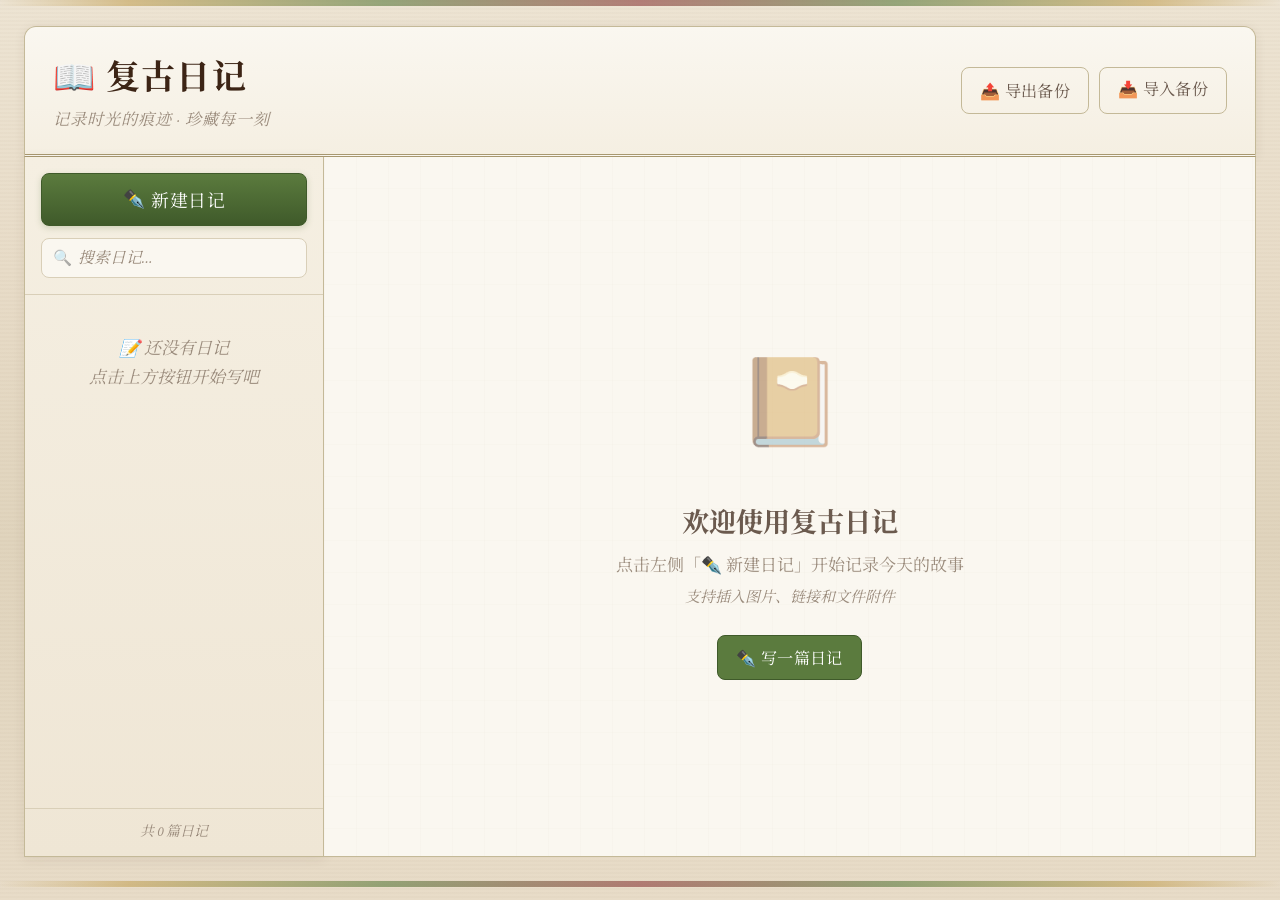
<file: index.html>
<!DOCTYPE html>
<html lang="zh-CN">
<head>
  <meta charset="UTF-8">
  <meta name="viewport" content="width=device-width, initial-scale=1.0">
  <title>📖 复古日记 — 记录时光的痕迹</title>
  <link rel="preconnect" href="https://fonts.googleapis.com">
  <link rel="preconnect" href="https://fonts.gstatic.com" crossorigin>
  <link href="https://fonts.googleapis.com/css2?family=Playfair+Display:ital,wght@0,400;0,600;0,700;1,400&family=Noto+Serif+SC:wght@400;500;600;700&family=Crimson+Text:ital,wght@0,400;0,600;1,400&display=swap" rel="stylesheet">
  <link rel="stylesheet" href="css/style.css">
</head>
<body>
  <!-- 顶部装饰边框 -->
  <div class="ornament-top"></div>

  <div class="app-wrapper">
    <!-- ========== 头部 ========== -->
    <header class="app-header">
      <div class="header-left">
        <h1 class="app-title">📖 复古日记</h1>
        <p class="app-subtitle">记录时光的痕迹 · 珍藏每一刻</p>
      </div>
      <div class="header-right">
        <button class="btn btn-outline" id="btnExport" title="导出全部日记">
          📤 导出备份
        </button>
        <label class="btn btn-outline" for="fileImport" title="从备份文件导入">
          📥 导入备份
        </label>
        <input type="file" id="fileImport" accept=".json" style="display:none">
      </div>
    </header>

    <!-- ========== 主体 ========== -->
    <div class="app-body">
      <!-- 侧边栏 -->
      <aside class="sidebar" id="sidebar">
        <div class="sidebar-top">
          <button class="btn btn-primary btn-new-entry" id="btnNewEntry">
            <span class="icon-pen">✒️</span> 新建日记
          </button>
          <div class="search-box">
            <span class="search-icon">🔍</span>
            <input type="text" id="searchInput" placeholder="搜索日记…" autocomplete="off">
            <button class="search-clear" id="btnClearSearch" style="display:none">✕</button>
          </div>
        </div>

        <div class="entry-list" id="entryList">
          <!-- 动态渲染 -->
        </div>

        <div class="sidebar-footer">
          <p class="entry-count" id="entryCount">共 0 篇日记</p>
        </div>
      </aside>

      <!-- 编辑器主体 -->
      <main class="editor-container" id="editorContainer">
        <!-- 空状态 -->
        <div class="empty-state" id="emptyState">
          <div class="empty-illustration">
            <span class="empty-icon">📔</span>
          </div>
          <h2>欢迎使用复古日记</h2>
          <p>点击左侧「✒️ 新建日记」开始记录今天的故事</p>
          <p class="empty-hint">支持插入图片、链接和文件附件</p>
          <button class="btn btn-primary" id="btnEmptyNew">✒️ 写一篇日记</button>
        </div>

        <!-- 编辑器（默认隐藏） -->
        <div class="editor-panel" id="editorPanel" style="display:none">
          <!-- 编辑器头部 -->
          <div class="editor-header">
            <div class="editor-date-row">
              <input type="date" id="entryDate" class="entry-date">
              <select id="entryMood" class="entry-mood">
                <option value="">📝 选择心情</option>
                <option value="happy">😊 开心</option>
                <option value="sad">😢 难过</option>
                <option value="angry">😤 生气</option>
                <option value="thoughtful">🤔 思考</option>
                <option value="calm">😌 平静</option>
                <option value="grateful">🥰 感恩</option>
                <option value="excited">🎉 兴奋</option>
                <option value="tired">😴 疲惫</option>
              </select>
            </div>
            <input type="text" id="entryTitle" class="entry-title-input" placeholder="为这篇日记取个标题…" maxlength="100">
          </div>

          <!-- 格式工具栏 -->
          <div class="toolbar" id="toolbar">
            <div class="toolbar-group">
              <button class="tool-btn" data-command="bold" title="加粗 (Ctrl+B)"><b>B</b></button>
              <button class="tool-btn" data-command="italic" title="斜体 (Ctrl+I)"><i>I</i></button>
              <button class="tool-btn" data-command="underline" title="下划线 (Ctrl+U)"><u>U</u></button>
              <button class="tool-btn" data-command="strikeThrough" title="删除线"><s>S</s></button>
            </div>
            <div class="toolbar-divider"></div>
            <div class="toolbar-group">
              <button class="tool-btn" data-command="formatBlock" data-value="h2" title="标题">H</button>
              <button class="tool-btn" data-command="formatBlock" data-value="h3" title="副标题">h</button>
              <button class="tool-btn" data-command="formatBlock" data-value="p" title="正文">¶</button>
              <button class="tool-btn" data-command="formatBlock" data-value="blockquote" title="引用">❝</button>
            </div>
            <div class="toolbar-divider"></div>
            <div class="toolbar-group">
              <button class="tool-btn" data-command="insertUnorderedList" title="无序列表">•</button>
              <button class="tool-btn" data-command="insertOrderedList" title="有序列表">1.</button>
            </div>
            <div class="toolbar-divider"></div>
            <div class="toolbar-group">
              <button class="tool-btn" id="btnInsertImage" title="插入图片">🖼️</button>
              <button class="tool-btn" id="btnInsertLink" title="插入链接">🔗</button>
              <button class="tool-btn" id="btnInsertDivider" title="插入分割线">—</button>
            </div>
            <div class="toolbar-right">
              <span class="word-count" id="wordCount">0 字</span>
            </div>
          </div>

          <!-- 编辑区域 -->
          <div class="editor-content-wrapper">
            <div
              class="editor-content"
              id="editorContent"
              contenteditable="true"
              placeholder="在这里写下你的故事…"
            ></div>
          </div>

          <!-- 附件区域 -->
          <div class="attachments-area" id="attachmentsArea">
            <div class="attachments-header">
              <h4>📎 附件文件</h4>
              <label class="btn btn-sm btn-outline" for="fileAttachment">
                ＋ 添加附件
              </label>
              <input type="file" id="fileAttachment" multiple style="display:none">
            </div>
            <div class="attachments-list" id="attachmentsList">
              <p class="no-attachments">暂无附件</p>
            </div>
          </div>

          <!-- 编辑器底部 -->
          <div class="editor-footer">
            <div class="footer-left">
              <span class="save-indicator" id="saveIndicator">💾 已保存</span>
              <span class="last-saved" id="lastSaved"></span>
            </div>
            <div class="footer-right">
              <button class="btn btn-danger" id="btnDeleteEntry">🗑️ 删除</button>
              <button class="btn btn-primary" id="btnSaveEntry">💾 保存日记</button>
            </div>
          </div>
        </div>
      </main>
    </div>
  </div>

  <!-- 底部装饰边框 -->
  <div class="ornament-bottom"></div>

  <!-- ========== 模态框：插入链接 ========== -->
  <div class="modal-overlay" id="modalLinkOverlay">
    <div class="modal">
      <div class="modal-header">
        <h3>🔗 插入链接</h3>
        <button class="modal-close" data-close="modalLinkOverlay">✕</button>
      </div>
      <div class="modal-body">
        <div class="form-group">
          <label for="linkUrl">链接地址 (URL)</label>
          <input type="url" id="linkUrl" placeholder="https://…" class="form-input">
        </div>
        <div class="form-group">
          <label for="linkText">显示文本（可选）</label>
          <input type="text" id="linkText" placeholder="留空则显示链接地址" class="form-input">
        </div>
      </div>
      <div class="modal-footer">
        <button class="btn btn-outline" data-close="modalLinkOverlay">取消</button>
        <button class="btn btn-primary" id="btnConfirmLink">插入链接</button>
      </div>
    </div>
  </div>

  <!-- ========== 模态框：删除确认 ========== -->
  <div class="modal-overlay" id="modalDeleteOverlay">
    <div class="modal modal-sm">
      <div class="modal-header">
        <h3>⚠️ 确认删除</h3>
        <button class="modal-close" data-close="modalDeleteOverlay">✕</button>
      </div>
      <div class="modal-body">
        <p>确定要删除这篇日记吗？此操作<strong>不可撤销</strong>。</p>
      </div>
      <div class="modal-footer">
        <button class="btn btn-outline" data-close="modalDeleteOverlay">取消</button>
        <button class="btn btn-danger" id="btnConfirmDelete">确认删除</button>
      </div>
    </div>
  </div>

  <!-- ========== Toast 提示 ========== -->
  <div class="toast-container" id="toastContainer"></div>

  <!-- 隐藏的文件输入：用于工具栏插入图片 -->
  <input type="file" id="hiddenImageInput" accept="image/*" multiple style="display:none">

  <script src="js/app.js"></script>
</body>
</html>
</file>
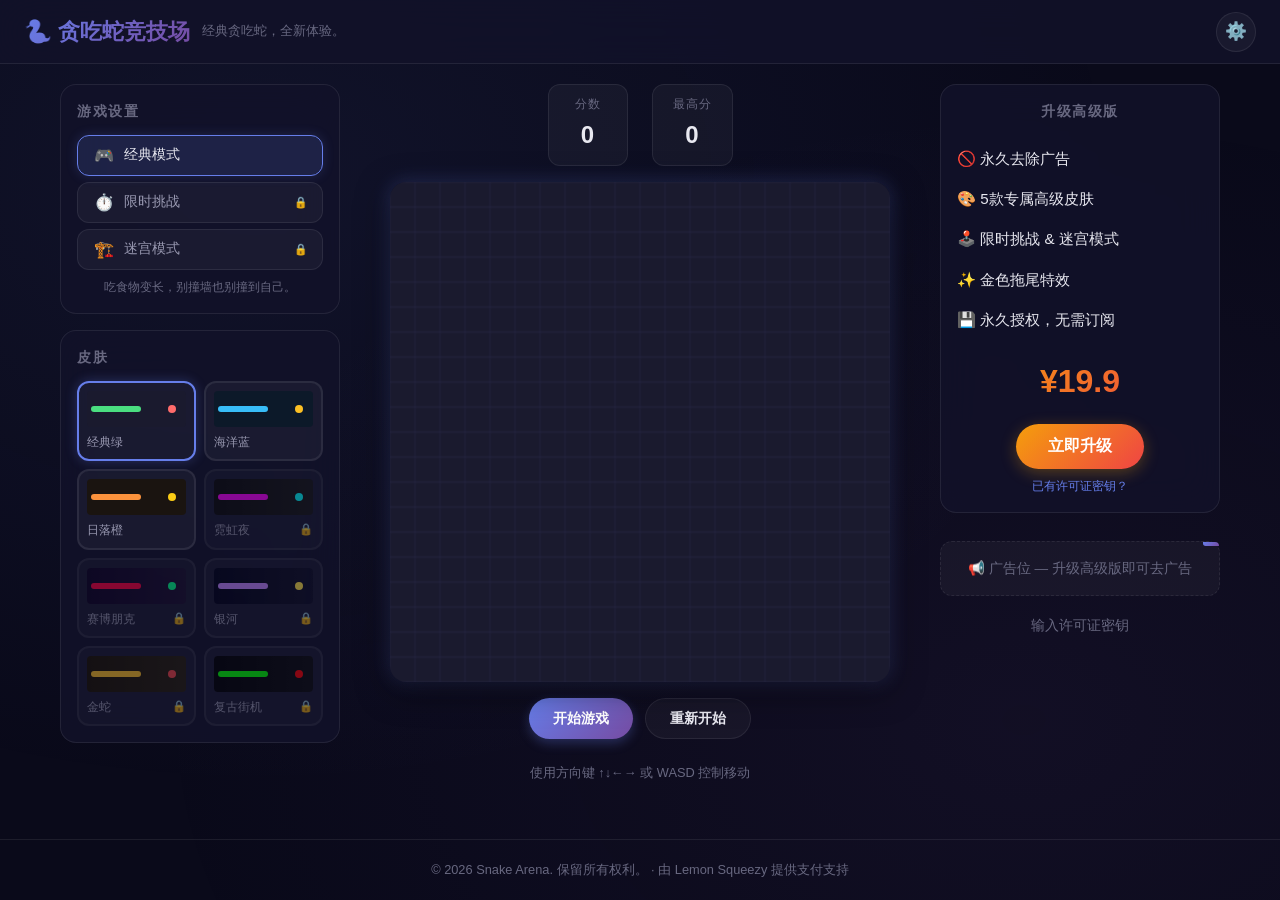
<file: snake-game-website/index.html>
<!DOCTYPE html>
<html lang="zh-CN">
<head>
    <meta charset="UTF-8">
    <meta name="viewport" content="width=device-width, initial-scale=1.0, user-scalable=no, viewport-fit=cover">
    <meta name="theme-color" content="#0a0a1a">
    <meta name="description" content="Snake Arena — Classic snake game with modern twist. Multiple themes, game modes, and online leaderboard. Play free in browser! 贪吃蛇竞技场 — 经典贪吃蛇全新体验。多种皮肤和游戏模式！">
    <meta name="keywords" content="snake game,贪吃蛇,online game,browser game,html5 game,canvas game">
    <meta name="author" content="Snake Arena">

    <!-- Open Graph / Social -->
    <meta property="og:title" content="Snake Arena — Classic Snake Game">
    <meta property="og:description" content="Classic snake game reimagined. Multiple themes, game modes, compete for high scores!">
    <meta property="og:type" content="website">
    <meta property="og:image" content="https://snake-arena.vercel.app/og-image.png">
    <meta property="og:url" content="https://snake-arena.vercel.app">

    <!-- PWA -->
    <link rel="manifest" href="manifest.json">
    <link rel="icon" href="data:image/svg+xml,<svg xmlns='http://www.w3.org/2000/svg' viewBox='0 0 100 100'><text y='.9em' font-size='90'>🐍</text></svg>">
    <link rel="apple-touch-icon" href="data:image/svg+xml,<svg xmlns='http://www.w3.org/2000/svg' viewBox='0 0 100 100'><text y='.9em' font-size='90'>🐍</text></svg>">

    <title>🐍 Snake Arena — Classic Snake Game | 贪吃蛇竞技场</title>

    <!-- Styles -->
    <link rel="stylesheet" href="css/style.css">
</head>
<body>
    <div class="app-container">
        <!-- ═══════════ HEADER ═══════════ -->
        <header class="app-header">
            <div class="header-left">
                <span class="header-logo" data-i18n="gameTitle">🐍 贪吃蛇竞技场</span>
                <span class="header-tagline" data-i18n="tagline">经典贪吃蛇，全新体验。</span>
                <span class="premium-badge" id="premiumBadge">⭐ PREMIUM</span>
            </div>
            <div class="header-right">
                <button class="btn-icon" id="btnInstall" title="Install App" style="display:none;">📲</button>
                <button class="btn-icon" id="btnSettings" title="Settings">⚙️</button>
            </div>
        </header>

        <!-- ═══════════ MAIN CONTENT ═══════════ -->
        <main class="main-content">
            <!-- Left Sidebar — Game Modes -->
            <aside class="sidebar">
                <div class="panel">
                    <div class="panel-title" data-i18n="settingsTitle">游戏模式</div>
                    <div class="mode-list">
                        <button class="mode-btn selected" id="modeClassic">
                            <span class="mode-icon">🎮</span>
                            <span data-i18n="modeClassic">经典模式</span>
                            <span class="mode-lock"></span>
                        </button>
                        <button class="mode-btn" id="modeTimeAttack">
                            <span class="mode-icon">⏱️</span>
                            <span data-i18n="modeTimeAttack">限时挑战</span>
                            <span class="mode-lock">🔒</span>
                        </button>
                        <button class="mode-btn" id="modeMaze">
                            <span class="mode-icon">🏗️</span>
                            <span data-i18n="modeMaze">迷宫模式</span>
                            <span class="mode-lock">🔒</span>
                        </button>
                    </div>
                    <p style="font-size:0.75em;color:var(--text-muted);margin-top:8px;text-align:center;" id="modeDescClassic">
                        吃食物变长，别撞墙也别撞到自己。
                    </p>
                    <p style="font-size:0.75em;color:var(--text-muted);margin-top:4px;text-align:center;display:none;" id="modeDescTimeAttack">
                        60秒内尽可能多地得分！
                    </p>
                    <p style="font-size:0.75em;color:var(--text-muted);margin-top:4px;text-align:center;display:none;" id="modeDescMaze">
                        穿越随机障碍物，困难模式！
                    </p>
                </div>

                <!-- Themes Panel -->
                <div class="panel">
                    <div class="panel-title" data-i18n="themes">皮肤</div>
                    <div class="theme-grid" id="themeCards">
                        <!-- Rendered by JS -->
                    </div>
                </div>
            </aside>

            <!-- Center — Game Area -->
            <section class="game-area">
                <!-- Score Bar -->
                <div class="score-bar">
                    <div class="score-item">
                        <span class="score-label" data-i18n="score">分数</span>
                        <span class="score-value" id="score">0</span>
                    </div>
                    <div class="score-item">
                        <span class="score-label" data-i18n="highScore">最高分</span>
                        <span class="score-value" id="highScore">0</span>
                    </div>
                    <div class="score-item combo-container" id="comboContainer">
                        <span class="score-label" data-i18n="combo">连击</span>
                        <span class="score-value" id="combo">-</span>
                    </div>
                    <div class="score-item timer-container" id="timerContainer" style="display:none;">
                        <span class="score-label">⏱</span>
                        <span class="score-value" id="timer">60</span>
                    </div>
                </div>

                <!-- Canvas -->
                <div class="game-canvas-wrapper">
                    <canvas id="gameCanvas" width="400" height="400"></canvas>

                    <!-- Game Over Overlay -->
                    <div class="game-over-overlay" id="gameOverOverlay">
                        <h2 id="gameOverTitle" data-i18n="gameOver">游戏结束!</h2>
                        <span class="final-score">
                            <span data-i18n="finalScore">最终分数</span>: <strong id="finalScore">0</strong>
                        </span>
                        <span class="new-highscore" id="newHighScore" data-i18n="newHighScore">🏆 新最高纪录!</span>
                        <button class="btn btn-primary" id="btnPlayAgain" data-i18n="playAgain">再来一局</button>
                    </div>
                </div>

                <!-- Control Bar -->
                <div class="control-bar">
                    <button class="btn btn-primary" id="btnPlay" data-i18n="play">开始游戏</button>
                    <button class="btn btn-secondary" id="btnPause" style="display:none;" data-i18n="pause">暂停</button>
                    <button class="btn btn-secondary" id="btnRestart" data-i18n="restart">重新开始</button>
                </div>

                <!-- Mobile D-Pad -->
                <div class="dpad" id="dpad">
                    <button class="dpad-btn dpad-up" id="dpadUp">▲</button>
                    <button class="dpad-btn dpad-left" id="dpadLeft">◀</button>
                    <button class="dpad-btn dpad-right" id="dpadRight">▶</button>
                    <button class="dpad-btn dpad-down" id="dpadDown">▼</button>
                </div>

                <!-- Instructions -->
                <p style="color:var(--text-muted);font-size:0.8em;text-align:center;margin-top:8px;" data-i18n="instructions">
                    使用方向键 ↑↓←→ 或 WASD 控制移动
                </p>
            </section>

            <!-- Right Sidebar — Premium + Ads -->
            <aside class="sidebar sidebar-right">
                <!-- Premium Card -->
                <div class="panel" style="text-align:center;">
                    <div class="panel-title" data-i18n="premiumTitle">升级高级版</div>
                    <ul class="premium-features" id="premiumFeaturesSidebar" style="text-align:left;">
                        <li data-i18n="premiumFeature1">🚫 永久去除广告</li>
                        <li data-i18n="premiumFeature2">🎨 5款专属高级皮肤</li>
                        <li data-i18n="premiumFeature3">🕹️ 限时挑战 & 迷宫模式</li>
                        <li data-i18n="premiumFeature4">✨ 金色拖尾特效</li>
                        <li data-i18n="premiumFeature5">💾 永久授权，无需订阅</li>
                    </ul>
                    <div class="premium-price" data-i18n="premiumPrice">$2.99</div>
                    <button class="btn btn-premium" id="btnUpgrade" data-i18n="premiumBuy">立即升级</button>
                    <p style="font-size:0.75em;color:var(--text-muted);margin-top:8px;">
                        <a href="#" id="btnOpenLicense" data-i18n="premiumHaveKey">已有许可证密钥？</a>
                    </p>
                </div>

                <!-- Ad Banner (hidden for premium) -->
                <div class="ad-banner" id="adBanner">
                    <span data-i18n="adPlaceholder">📢 广告位 — 升级高级版即可去广告</span>
                </div>

                <!-- Premium Link -->
                <div style="text-align:center;">
                    <a href="#" id="btnOpenPremium" style="color:var(--text-muted);font-size:0.85em;" data-i18n="premiumEnterKey">输入许可证密钥</a>
                </div>
            </aside>
        </main>

        <!-- ═══════════ FOOTER ═══════════ -->
        <footer class="app-footer">
            <p><span data-i18n="footerText">© 2026 Snake Arena. 保留所有权利。</span> · <span data-i18n="footerPowered">由 Lemon Squeezy 提供支付支持</span></p>
        </footer>

        <!-- ═══════════ MODALS ═══════════ -->

        <!-- Settings Modal -->
        <div class="modal-overlay" id="settingsModal">
            <div class="modal">
                <button class="modal-close">✕</button>
                <h2 data-i18n="settingsTitle">游戏设置</h2>
                <div class="setting-row">
                    <span class="setting-label" data-i18n="speed">速度</span>
                    <div class="setting-control">
                        <select id="speedSelect">
                            <option value="200" data-i18n="speedSlow">慢</option>
                            <option value="150" selected data-i18n="speedNormal">中</option>
                            <option value="90" data-i18n="speedFast">快</option>
                        </select>
                    </div>
                </div>
                <div class="setting-row">
                    <span class="setting-label" data-i18n="gridSize">网格大小</span>
                    <div class="setting-control">
                        <select id="gridSelect">
                            <option value="20" selected>20×20</option>
                            <option value="25">25×25</option>
                            <option value="30">30×30</option>
                        </select>
                    </div>
                </div>
                <div class="setting-row">
                    <span class="setting-label" data-i18n="sound">音效</span>
                    <div class="setting-control">
                        <label class="toggle-switch">
                            <input type="checkbox" id="soundToggle" checked>
                            <span class="toggle-slider"></span>
                        </label>
                    </div>
                </div>
                <div class="setting-row">
                    <span class="setting-label" data-i18n="dpad">屏幕方向键</span>
                    <div class="setting-control">
                        <label class="toggle-switch">
                            <input type="checkbox" id="dpadToggle" checked>
                            <span class="toggle-slider"></span>
                        </label>
                    </div>
                </div>
                <div class="setting-row">
                    <span class="setting-label" data-i18n="language">语言 / Language</span>
                    <div class="setting-control">
                        <label class="toggle-switch">
                            <input type="checkbox" id="langToggle">
                            <span class="toggle-slider"></span>
                        </label>
                    </div>
                </div>
            </div>
        </div>

        <!-- Premium Modal -->
        <div class="modal-overlay" id="premiumModal">
            <div class="modal">
                <button class="modal-close">✕</button>
                <h2 data-i18n="premiumTitle">升级高级版</h2>
                <p data-i18n="premiumDesc">一次性购买，解锁全部功能：</p>
                <ul class="premium-features" id="premiumFeaturesModal">
                    <li data-i18n="premiumFeature1">🚫 永久去除广告</li>
                    <li data-i18n="premiumFeature2">🎨 5款专属高级皮肤</li>
                    <li data-i18n="premiumFeature3">🕹️ 限时挑战 & 迷宫模式</li>
                    <li data-i18n="premiumFeature4">✨ 金色拖尾特效</li>
                    <li data-i18n="premiumFeature5">💾 永久授权，无需订阅</li>
                </ul>
                <div class="premium-price" data-i18n="premiumPrice">$2.99</div>
                <div style="text-align:center;margin-bottom:16px;">
                    <button class="btn btn-premium" id="btnUpgradeModal" data-i18n="premiumBuy">立即升级</button>
                </div>
                <div class="modal-footer">
                    <p data-i18n="premiumHaveKey">已有许可证密钥？</p>
                    <button class="btn btn-secondary btn-small" id="btnOpenLicenseModal" data-i18n="premiumEnterKey">输入许可证密钥</button>
                </div>
            </div>
        </div>

        <!-- License Modal -->
        <div class="modal-overlay" id="licenseModal">
            <div class="modal">
                <button class="modal-close">✕</button>
                <h2 data-i18n="licenseTitle">输入许可证密钥</h2>
                <p id="licenseHint" data-i18n="licenseHint">购买后许可证密钥已发送到您的邮箱。</p>
                <div class="license-input-group">
                    <input type="text" id="licenseInput" placeholder="XXXX-XXXX-XXXX-XXXX" maxlength="24"
                           data-i18n="licensePlaceholder" autocomplete="off">
                    <button class="btn btn-primary" id="btnActivate" data-i18n="premiumActivate">激活</button>
                </div>
                <div class="license-msg" id="licenseMsg"></div>
            </div>
        </div>
    </div>

    <!-- ═══════════ SCRIPTS ═══════════ -->
    <!-- Lemon Squeezy SDK -->
    <script src="https://assets.lemonsqueezy.com/lemon.js" defer></script>

    <!-- Game Scripts (order matters) -->
    <script src="js/i18n.js"></script>
    <script src="js/themes.js"></script>
    <script src="js/audio.js"></script>
    <script src="js/license.js"></script>
    <script src="js/payment.js"></script>
    <script src="js/game.js"></script>
    <script src="js/ui.js"></script>

    <!-- Bootstrap -->
    <script>
    (function() {
        'use strict';

        // Wait for DOM ready
        function init() {
            // Load saved settings
            const savedSpeed = parseInt(localStorage.getItem('snakeSpeed')) || 150;
            const savedGridSize = parseInt(localStorage.getItem('snakeGridSize')) || 20;
            const savedTheme = localStorage.getItem('snakeTheme') || 'classic-green';
            const savedLang = localStorage.getItem('snakeLang') || 'zh';
            const soundEnabled = localStorage.getItem('snakeSound') !== 'off';

            // Apply language
            switchLanguage(savedLang);
            document.getElementById('langToggle').checked = (savedLang === 'en');

            // Create game instance
            const canvas = document.getElementById('gameCanvas');
            const game = new SnakeGame(canvas, {
                speed: savedSpeed,
                gridSize: savedGridSize,
                theme: savedTheme,
            });

            // Set initial high score display
            document.getElementById('highScore').textContent = game.getHighScore();

            // Create UI manager
            const ui = new UIManager(game);

            // Apply saved settings to UI controls
            document.getElementById('speedSelect').value = savedSpeed;
            document.getElementById('gridSelect').value = savedGridSize;
            document.getElementById('soundToggle').checked = soundEnabled;

            // Apply theme
            ui.currentThemeId = savedTheme;
            game.setTheme(savedTheme);

            // Language toggle handler
            document.getElementById('langToggle').addEventListener('change', function() {
                const lang = this.checked ? 'en' : 'zh';
                ui.changeLanguage(lang);
            });

            // Premium modal upgrade button
            document.getElementById('btnUpgradeModal').addEventListener('click', function() {
                payment.openCheckout();
            });

            // Prevent zooming on double-tap for game controls
            document.querySelectorAll('.dpad-btn, .mode-btn, .theme-card, button').forEach(el => {
                el.addEventListener('touchstart', function(e) {
                    if (e.target.tagName !== 'INPUT' && e.target.tagName !== 'SELECT') {
                        e.preventDefault();
                    }
                }, { passive: false });
            });

            // Log startup
            console.log('🐍 Snake Arena ready!');
            console.log('   Mode:', game.mode);
            console.log('   Theme:', game.currentThemeId);
            console.log('   Premium:', licenseManager.isPremium());
            console.log('   Language:', currentLang);
            console.log('   Sound:', audio.isEnabled());
        }

        // Start when DOM is ready
        if (document.readyState === 'loading') {
            document.addEventListener('DOMContentLoaded', init);
        } else {
            init();
        }
    })();
    </script>
</body>
</html>
</file>
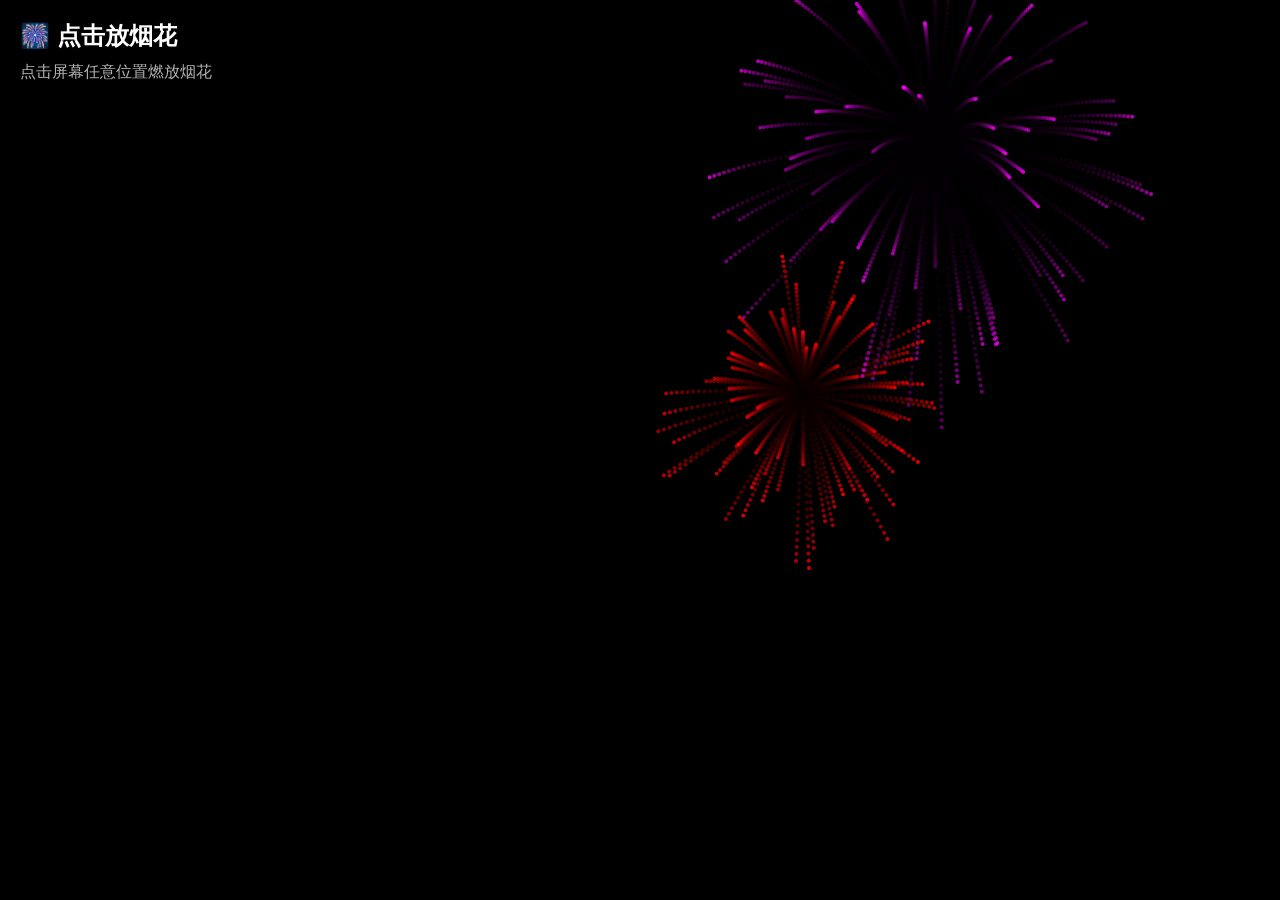
<file: fireworks.html>
<!DOCTYPE html>
<html lang="zh-CN">
<head>
    <meta charset="UTF-8">
    <meta name="viewport" content="width=device-width, initial-scale=1.0">
    <title>点击放烟花</title>
    <style>
        * {
            margin: 0;
            padding: 0;
            box-sizing: border-box;
        }
        
        body {
            background: #000;
            overflow: hidden;
            font-family: Arial, sans-serif;
        }
        
        canvas {
            display: block;
            cursor: crosshair;
        }
        
        .info {
            position: absolute;
            top: 20px;
            left: 20px;
            color: rgba(255, 255, 255, 0.7);
            font-size: 16px;
            z-index: 100;
        }
        
        .info h1 {
            font-size: 24px;
            margin-bottom: 10px;
            color: #fff;
        }
    </style>
</head>
<body>
    <div class="info">
        <h1>🎆 点击放烟花</h1>
        <p>点击屏幕任意位置燃放烟花</p>
    </div>
    <canvas id="canvas"></canvas>
    
    <script>
        const canvas = document.getElementById('canvas');
        const ctx = canvas.getContext('2d');
        
        // 设置画布尺寸
        function resizeCanvas() {
            canvas.width = window.innerWidth;
            canvas.height = window.innerHeight;
        }
        
        resizeCanvas();
        window.addEventListener('resize', resizeCanvas);
        
        // 粒子类
        class Particle {
            constructor(x, y, color, velocity) {
                this.x = x;
                this.y = y;
                this.startX = x;
                this.startY = y;
                this.color = color;
                this.velocity = velocity;
                this.alpha = 1;
                this.friction = 0.99;
                this.gravity = 0.05;
                this.decay = Math.random() * 0.015 + 0.005;
            }
            
            draw() {
                ctx.save();
                ctx.globalAlpha = this.alpha;
                ctx.beginPath();
                ctx.arc(this.x, this.y, 2, 0, Math.PI * 2, false);
                ctx.fillStyle = this.color;
                ctx.fill();
                ctx.restore();
            }
            
            update() {
                this.velocity.x *= this.friction;
                this.velocity.y *= this.friction;
                this.velocity.y += this.gravity;
                this.x += this.velocity.x;
                this.y += this.velocity.y;
                this.alpha -= this.decay;
            }
        }
        
        // 烟花类
        class Firework {
            constructor(x, y) {
                this.x = x;
                this.y = y;
                this.particles = [];
                this.exploded = false;
                this.colors = [
                    '#ff0000', '#00ff00', '#0000ff', '#ffff00', 
                    '#ff00ff', '#00ffff', '#ff8800', '#ff0088',
                    '#8800ff', '#0088ff', '#ffffff'
                ];
                this.explode();
            }
            
            explode() {
                const particleCount = 80;
                const color = this.colors[Math.floor(Math.random() * this.colors.length)];
                
                for (let i = 0; i < particleCount; i++) {
                    const angle = (Math.PI * 2 * i) / particleCount;
                    const velocity = {
                        x: Math.cos(angle) * (Math.random() * 6 + 2),
                        y: Math.sin(angle) * (Math.random() * 6 + 2)
                    };
                    this.particles.push(new Particle(this.x, this.y, color, velocity));
                }
                
                this.exploded = true;
            }
            
            update() {
                this.particles = this.particles.filter(particle => {
                    particle.update();
                    return particle.alpha > 0;
                });
                
                return this.particles.length > 0;
            }
            
            draw() {
                this.particles.forEach(particle => {
                    particle.draw();
                });
            }
        }
        
        // 存储所有烟花
        let fireworks = [];
        
        // 鼠标点击事件
        canvas.addEventListener('click', (e) => {
            const x = e.clientX;
            const y = e.clientY;
            fireworks.push(new Firework(x, y));
        });
        
        // 自动随机发射烟花
        function autoLaunch() {
            if (fireworks.length < 10 && Math.random() < 0.05) {
                const x = Math.random() * canvas.width;
                const y = Math.random() * (canvas.height / 2);
                fireworks.push(new Firework(x, y));
            }
            setTimeout(autoLaunch, 100);
        }
        
        autoLaunch();
        
        // 动画循环
        function animate() {
            ctx.fillStyle = 'rgba(0, 0, 0, 0.15)';
            ctx.fillRect(0, 0, canvas.width, canvas.height);
            
            fireworks = fireworks.filter(firework => {
                firework.draw();
                return firework.update();
            });
            
            requestAnimationFrame(animate);
        }
        
        animate();
    </script>
</body>
</html>
</file>
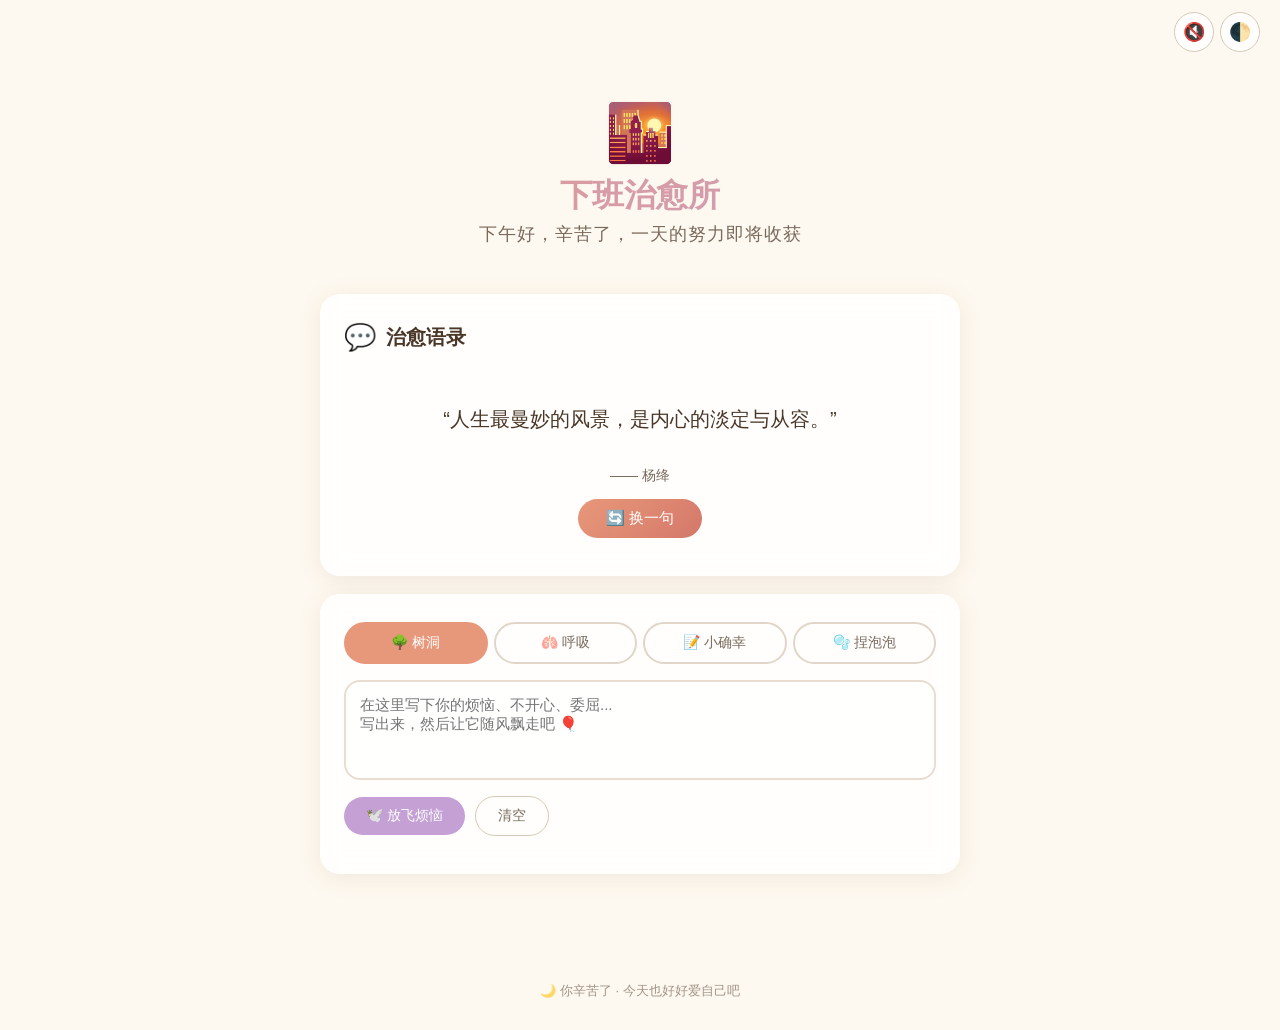
<file: healing-room.html>
<!DOCTYPE html>
<html lang="zh-CN">
<head>
<meta charset="UTF-8">
<meta name="viewport" content="width=device-width, initial-scale=1.0">
<title>🌙 治愈小能手</title>
<style>
  :root {
    --bg: #fef9f0;
    --card-bg: rgba(255,255,255,0.85);
    --text: #4a3728;
    --text-light: #7a6a5c;
    --accent: #e8987a;
    --accent2: #c4a0d4;
    --shadow: 0 4px 24px rgba(120,80,60,0.10);
    --radius: 20px;
    --transition: 0.4s cubic-bezier(0.25, 0.46, 0.45, 0.94);
  }
  body.night {
    --bg: #1a1520;
    --card-bg: rgba(30,25,38,0.90);
    --text: #e8dcd0;
    --text-light: #b8a898;
    --shadow: 0 4px 24px rgba(0,0,0,0.35);
  }

  * { margin:0; padding:0; box-sizing:border-box; }

  body {
    font-family: "PingFang SC","Microsoft YaHei","Hiragino Sans GB",sans-serif;
    background: var(--bg);
    color: var(--text);
    min-height: 100vh;
    overflow-x: hidden;
    transition: background var(--transition), color var(--transition);
    position: relative;
  }

  /* ── 粒子背景 ── */
  #particles {
    position: fixed; top:0; left:0; width:100%; height:100%;
    pointer-events: none; z-index:0;
  }
  .particle {
    position: absolute;
    border-radius: 50%;
    animation: floatUp linear infinite;
    opacity: 0;
  }
  @keyframes floatUp {
    0%   { transform: translateY(0) scale(0); opacity:0; }
    10%  { opacity:0.8; }
    90%  { opacity:0.2; }
    100% { transform: translateY(-110vh) scale(1.4); opacity:0; }
  }

  /* ── 主容器 ── */
  .container {
    position: relative; z-index:1;
    max-width: 680px; margin:0 auto; padding: 20px 20px 60px;
  }

  /* ── Header ── */
  .header {
    text-align: center; padding: 36px 20px 10px;
    position: relative; z-index:1;
  }
  .header .icon { font-size: 56px; animation: bounce 2s ease-in-out infinite; display:block; }
  @keyframes bounce {
    0%,100% { transform: translateY(0); }
    50% { transform: translateY(-10px); }
  }
  .header h1 {
    font-size: 32px; font-weight: 700;
    background: linear-gradient(135deg, #e8987a, #c4a0d4);
    -webkit-background-clip: text; -webkit-text-fill-color: transparent;
    background-clip: text;
    margin: 8px 0 4px;
  }
  .greeting {
    font-size: 18px; color: var(--text-light);
    font-weight: 400; letter-spacing: 1px;
  }

  /* ── 卡片 ── */
  .card {
    background: var(--card-bg); border-radius: var(--radius);
    padding: 28px 24px; margin: 18px 0;
    box-shadow: var(--shadow);
    backdrop-filter: blur(12px);
    -webkit-backdrop-filter: blur(12px);
    transition: transform 0.3s, box-shadow 0.3s, background var(--transition);
    position: relative; z-index:1;
  }
  .card:hover { transform: translateY(-2px); box-shadow: 0 8px 32px rgba(120,80,60,0.14); }
  body.night .card:hover { box-shadow: 0 8px 32px rgba(0,0,0,0.45); }
  .card-title {
    font-size: 20px; font-weight: 700; margin-bottom: 16px;
    display: flex; align-items: center; gap: 10px;
  }
  .card-title .emoji { font-size: 26px; }

  /* ── 切换标签 ── */
  .tab-nav {
    display: flex; gap: 6px; flex-wrap: wrap; margin-bottom: 16px;
  }
  .tab-nav button {
    flex:1; min-width: 70px; padding: 10px 8px;
    border: 2px solid #e0d5c8; border-radius: 30px;
    background: transparent; color: var(--text-light);
    font-size: 14px; cursor: pointer; transition: all 0.3s;
    font-family: inherit;
    white-space: nowrap;
  }
  body.night .tab-nav button { border-color: #3a3040; }
  .tab-nav button.active {
    background: var(--accent); color: #fff; border-color: var(--accent);
  }
  .tab-panel { display:none; }
  .tab-panel.active { display:block; animation: fadeSlideIn 0.5s ease; }
  @keyframes fadeSlideIn {
    from { opacity:0; transform: translateY(12px); }
    to   { opacity:1; transform: translateY(0); }
  }

  /* ── 语录 ── */
  .quote-box {
    text-align: center; padding: 10px 0;
  }
  .quote-text {
    font-size: 20px; line-height: 1.8; font-weight: 500;
    min-height: 80px; display: flex; align-items: center; justify-content: center;
    transition: opacity 0.4s;
  }
  .quote-author { color: var(--text-light); font-size: 14px; margin-top: 8px; }
  .quote-btn {
    margin-top: 14px; padding: 10px 28px;
    border: none; border-radius: 30px;
    background: linear-gradient(135deg, #e8987a, #d4786a);
    color: #fff; font-size: 15px; cursor: pointer;
    font-family: inherit; transition: transform 0.2s, box-shadow 0.2s;
  }
  .quote-btn:hover { transform: scale(1.04); box-shadow: 0 4px 16px rgba(232,152,122,0.4); }

  /* ── 树洞 ── */
  .treehole-textarea {
    width:100%; height:100px; border:2px solid #e8ddd0;
    border-radius: 16px; padding: 14px; font-size: 15px;
    font-family: inherit; resize: none; outline: none;
    background: rgba(255,255,255,0.5); color: var(--text);
    transition: border-color 0.3s;
  }
  body.night .treehole-textarea { background: rgba(255,255,255,0.06); border-color:#3a3040; }
  .treehole-textarea:focus { border-color: var(--accent2); }
  .treehole-actions { display:flex; gap:10px; margin-top:12px; align-items:center; }
  .btn {
    padding: 10px 22px; border:none; border-radius: 30px;
    font-size: 14px; cursor:pointer; font-family: inherit;
    transition: all 0.3s;
  }
  .btn-primary { background: var(--accent2); color:#fff; }
  .btn-primary:hover { filter: brightness(1.1); transform: scale(1.03); }
  .btn-ghost {
    background: transparent; color: var(--text-light);
    border: 1.5px solid #d5c8b8;
  }
  body.night .btn-ghost { border-color:#3a3040; }
  .btn-ghost:hover { background: rgba(0,0,0,0.04); }

  .flying-text {
    position: fixed; z-index:999; pointer-events:none;
    font-size: 16px; color: var(--accent2); font-weight: 500;
    animation: flyAway 3s ease-in forwards;
    white-space: nowrap;
  }
  @keyframes flyAway {
    0%   { opacity:1; transform: translate(0,0) rotate(0deg) scale(1); }
    30%  { opacity:1; transform: translate(30px,-20px) rotate(5deg) scale(1.1); }
    100% { opacity:0; transform: translate(120px,-260px) rotate(-25deg) scale(0.3); }
  }

  /* ── 呼吸 ── */
  .breath-container {
    display:flex; flex-direction:column; align-items:center; gap:20px;
  }
  .breath-circle {
    width: 180px; height: 180px; border-radius: 50%;
    background: radial-gradient(circle at 35% 35%, #f0d8d0, #e8987a);
    box-shadow: 0 0 60px rgba(232,152,122,0.35);
    transition: transform 0.1s linear;
    display: flex; align-items: center; justify-content: center;
  }
  body.night .breath-circle {
    background: radial-gradient(circle at 35% 35%, #3a2a40, #5a3a60);
    box-shadow: 0 0 60px rgba(180,120,200,0.3);
  }
  .breath-circle .phase-label {
    font-size: 18px; font-weight: 700; color:#fff;
    text-shadow: 0 2px 8px rgba(0,0,0,0.15);
    user-select: none;
  }
  .breath-controls {
    display:flex; gap:10px; align-items:center; flex-wrap:wrap; justify-content:center;
  }
  .breath-controls select {
    padding:8px 14px; border-radius:20px; border:1.5px solid #d5c8b8;
    font-family:inherit; font-size:14px; background:transparent; color:var(--text);
  }
  body.night .breath-controls select { border-color:#3a3040; }
  .round-counter { font-size:15px; color:var(--text-light); }

  /* ── 日记 ── */
  .journal-input {
    width:100%; padding:12px 14px; border:2px solid #e8ddd0;
    border-radius:14px; font-size:14px; font-family:inherit; outline:none;
    background: rgba(255,255,255,0.5); color:var(--text);
    margin-bottom:10px;
  }
  body.night .journal-input { background: rgba(255,255,255,0.06); border-color:#3a3040; }
  .journal-entry {
    background: rgba(255,255,255,0.5); border-radius:14px;
    padding:14px 16px; margin:10px 0;
    border-left: 4px solid var(--accent);
    display:flex; justify-content:space-between; align-items:center;
  }
  body.night .journal-entry { background: rgba(255,255,255,0.04); }
  .journal-entry .time { font-size:12px; color:var(--text-light); }
  .journal-entry .delete-btn {
    background:none; border:none; font-size:18px; cursor:pointer;
    opacity:0.5; transition:opacity 0.2s;
  }
  .journal-entry .delete-btn:hover { opacity:1; }

  /* ── 捏泡泡 ── */
  .bubble-grid {
    display:grid; grid-template-columns:repeat(6,1fr); gap:10px;
    max-width:360px; margin:0 auto;
  }
  .bubble {
    aspect-ratio:1; border-radius:50%;
    background: radial-gradient(circle at 35% 35%, rgba(255,255,255,0.7), rgba(200,180,200,0.5));
    border: 2px solid rgba(180,160,180,0.3);
    cursor:pointer; transition: transform 0.15s, box-shadow 0.15s;
    position: relative;
  }
  .bubble:hover { transform:scale(1.1); box-shadow: 0 0 14px rgba(200,160,200,0.4); }
  .bubble.popped {
    animation: popBubble 0.35s ease-out forwards;
    pointer-events:none;
  }
  @keyframes popBubble {
    0%   { transform:scale(1.1); opacity:1; }
    50%  { transform:scale(1.5); opacity:0.3; }
    100% { transform:scale(0); opacity:0; }
  }
  .bubble-stats { text-align:center; margin-top:14px; font-size:15px; color:var(--text-light); }

  /* ── 顶部工具栏 ── */
  .toolbar {
    display:flex; justify-content:flex-end; gap:6px;
    padding: 12px 20px; position:relative; z-index:2;
  }
  .toolbar button {
    width: 40px; height: 40px; border-radius: 50%;
    border: 1.5px solid #d5c8b8; background: var(--card-bg);
    font-size: 18px; cursor:pointer; transition: all 0.3s;
    display:flex; align-items:center; justify-content:center;
  }
  body.night .toolbar button { border-color:#3a3040; }
  .toolbar button:hover { transform: scale(1.1); }
  .toolbar button.active { background: var(--accent); border-color:var(--accent); color:#fff; }

  /* ── Footer ── */
  .footer {
    text-align:center; padding:30px 20px;
    color: var(--text-light); font-size:13px; opacity:0.7;
    position:relative; z-index:1;
  }

  /* ── 响应式 ── */
  @media (max-width:480px) {
    .container { padding:12px 12px 40px; }
    .card { padding:20px 16px; margin:12px 0; }
    .header h1 { font-size:26px; }
    .bubble-grid { grid-template-columns:repeat(5,1fr); gap:8px; }
    .breath-circle { width:140px; height:140px; }
    .tab-nav button { font-size:12px; padding:8px 6px; }
  }
</style>
</head>
<body>

<!-- 粒子背景 -->
<div id="particles"></div>

<!-- 顶部工具栏 -->
<div class="toolbar">
  <button id="soundToggle" title="背景音效" onclick="toggleSound()">🔇</button>
  <button id="nightToggle" title="切换日夜模式" onclick="toggleNight()">🌓</button>
</div>

<!-- Header -->
<header class="header">
  <span class="icon" id="headerEmoji">🌇</span>
  <h1>下班治愈所</h1>
  <p class="greeting" id="greeting">辛苦了，这里是你温暖的角落</p>
</header>

<!-- 主容器 -->
<div class="container">

  <!-- ══════ 1. 治愈语录 ══════ -->
  <div class="card">
    <div class="card-title"><span class="emoji">💬</span> 治愈语录</div>
    <div class="quote-box">
      <p class="quote-text" id="quoteText">加载中...</p>
      <p class="quote-author" id="quoteAuthor"></p>
      <button class="quote-btn" onclick="nextQuote()">🔄 换一句</button>
    </div>
  </div>

  <!-- ══════ 2. 功能标签页 (树洞 / 呼吸 / 日记 / 捏泡泡) ══════ -->
  <div class="card">
    <div class="tab-nav">
      <button class="active" onclick="switchTab('treehole')">🌳 树洞</button>
      <button onclick="switchTab('breath')">🫁 呼吸</button>
      <button onclick="switchTab('journal')">📝 小确幸</button>
      <button onclick="switchTab('bubble')">🫧 捏泡泡</button>
    </div>

    <!-- 树洞倾诉 -->
    <div class="tab-panel active" id="panel-treehole">
      <textarea class="treehole-textarea" id="treeholeInput"
        placeholder="在这里写下你的烦恼、不开心、委屈...&#10;写出来，然后让它随风飘走吧 🎈"></textarea>
      <div class="treehole-actions">
        <button class="btn btn-primary" onclick="releaseWorry()">🕊️ 放飞烦恼</button>
        <button class="btn btn-ghost" onclick="document.getElementById('treeholeInput').value=''">清空</button>
      </div>
      <p id="releaseCount" style="margin-top:10px;font-size:13px;color:var(--text-light)"></p>
    </div>

    <!-- 呼吸练习 -->
    <div class="tab-panel" id="panel-breath">
      <div class="breath-container">
        <div class="breath-circle" id="breathCircle">
          <span class="phase-label" id="breathLabel">准备</span>
        </div>
        <div class="breath-controls">
          <select id="breathRounds">
            <option value="3">3 轮</option>
            <option value="5" selected>5 轮</option>
            <option value="8">8 轮</option>
          </select>
          <button class="btn btn-primary" id="breathStartBtn" onclick="startBreath()">▶ 开始呼吸</button>
          <button class="btn btn-ghost" id="breathStopBtn" onclick="stopBreath()" style="display:none">⏹ 停止</button>
        </div>
        <p class="round-counter" id="breathRoundCounter"></p>
        <p style="font-size:13px;color:var(--text-light);text-align:center">
          💡 4-7-8 呼吸法：吸气4秒 · 屏息7秒 · 呼气8秒
        </p>
      </div>
    </div>

    <!-- 今日小确幸 -->
    <div class="tab-panel" id="panel-journal">
      <input class="journal-input" id="journalInput" placeholder="今天有什么让你开心的小事？✨" maxlength="200">
      <button class="btn btn-primary" onclick="addJournal()" style="width:100%;margin-bottom:14px;">💾 记录这份美好</button>
      <div id="journalList"></div>
    </div>

    <!-- 捏泡泡 -->
    <div class="tab-panel" id="panel-bubble">
      <div class="bubble-grid" id="bubbleGrid"></div>
      <div class="bubble-stats">
        已捏爆：<strong id="popCount">0</strong> 个泡泡 🫧
      </div>
      <div style="text-align:center;margin-top:12px;">
        <button class="btn btn-ghost" onclick="resetBubbles()">🔄 再来一板</button>
      </div>
    </div>
  </div>

</div>

<!-- Footer -->
<div class="footer">
  🌙 你辛苦了 · 今天也好好爱自己吧
</div>

<script>
// ═══════════════════════════════════════
//  全局变量
// ═══════════════════════════════════════
let soundEnabled = false;
let isNight = false;
let currentQuoteIdx = -1;
let breathTimer = null;
let breathRunning = false;
let totalPopped = 0;
let sessionReleaseCount = 0;

// ═══════════════════════════════════════
//  治愈语录库 (30+条)
// ═══════════════════════════════════════
const quotes = [
  { text:'今天你已经做得很好了，剩下的就留给明天吧。', author:'' },
  { text:'你不需要每天都发光，偶尔黯淡也是完整的一部分。', author:'' },
  { text:'累了就停下来，你不是机器，你有权利休息。', author:'' },
  { text:'工作的意义是为了更好地生活，而不是取代生活。', author:'' },
  { text:'每一个认真生活的普通人，都是自己世界里的英雄。', author:'' },
  { text:'不必事事完美，完成比完美更重要。', author:'' },
  { text:'你的价值不由KPI定义，你的存在本身就有意义。', author:'' },
  { text:'今天的不开心就到此为止，明天依旧光芒万丈。', author:'' },
  { text:'允许自己偶尔摆烂，那是身体在告诉你需要充电了。', author:'' },
  { text:'你已经比昨天的自己更好了，哪怕只是一点点。', author:'' },
  { text:'生活不是马拉松，而是一系列短跑——跑完一段就歇歇。', author:'' },
  { text:'没有人是孤岛，你的疲惫有人懂。', author:'' },
  { text:'今天你扛住了生活的重量，你已经很了不起了。', author:'' },
  { text:'不要因为走得太远，而忘了为什么出发。', author:'纪伯伦' },
  { text:'世界是自己的，与他人毫无关系。', author:'杨绛' },
  { text:'人生最曼妙的风景，是内心的淡定与从容。', author:'杨绛' },
  { text:'万物皆有裂痕，那是光照进来的地方。', author:'莱昂纳德·科恩' },
  { text:'人间烟火气，最抚凡人心。', author:'' },
  { text:'慢慢来，会更快。停下来，会更好。', author:'' },
  { text:'你值得被温柔对待，包括被自己温柔对待。', author:'' },
  { text:'下班后的时间，只属于你自己。好好享受吧。', author:'' },
  { text:'没有什么是一顿好吃的解决不了的，如果有，那就两顿。', author:'' },
  { text:'你是来体验人生的，不是来演绎完美的。', author:'' },
  { text:'把期望降低，把依赖变少，你会过得更好。', author:'' },
  { text:'与自己和解，是成年人最高级的智慧。', author:'' },
  { text:'生活明朗，万物可爱。人间值得，未来可期。', author:'' },
  { text:'你的努力，时间看得见。但现在，请先休息。', author:'' },
  { text:'所有的不快乐，都会随着今天的结束而过去。', author:'' },
  { text:'在疲惫的生活里，记得给自己留一点温柔的余地。', author:'' },
  { text:'今天辛苦了，来抱抱自己吧 🤗', author:'' },
  { text:'生活就像一面镜子，你对它笑，它就对你笑。', author:'' },
  { text:'不是因为有了希望才坚持，而是坚持了才有希望。', author:'' },
  { text:'最好的状态是：未来可期，当下不负。', author:'' },
  { text:'你要相信，所有的事与愿违，都是另有安排。', author:'' },
  { text:'在人生中，偶尔输给生活也没关系。', author:'' },
];

// ═══════════════════════════════════════
//  初始化
// ═══════════════════════════════════════
function init() {
  updateGreeting();
  nextQuote();
  initParticles();
  initBubbles();
  renderJournalList();
  updateSoundButton();
  checkNightMode();

  // 从localStorage恢复
  totalPopped = parseInt(localStorage.getItem('healing_totalPopped') || '0');
  sessionReleaseCount = parseInt(localStorage.getItem('healing_releaseCount') || '0');
  updatePopCount();
  updateReleaseCount();

  // 每5分钟刷新时段问候
  setInterval(updateGreeting, 300000);
}
window.addEventListener('DOMContentLoaded', init);

// ═══════════════════════════════════════
//  时段问候
// ═══════════════════════════════════════
function updateGreeting() {
  const h = new Date().getHours();
  let emoji, greeting, subtitle;
  if (h >= 6 && h < 12) {
    emoji = '☀️'; greeting = '早上好'; subtitle = '新的一天，从温柔的问候开始';
  } else if (h >= 12 && h < 18) {
    emoji = '🌇'; greeting = '下午好'; subtitle = '辛苦了，一天的努力即将收获';
  } else if (h >= 18 && h < 22) {
    emoji = '🌙'; greeting = '晚上好'; subtitle = '下班了，这里是你温暖的角落';
  } else {
    emoji = '🌌'; greeting = '夜深了'; subtitle = '该休息了，世界和你都值得被温柔对待';
  }
  document.getElementById('headerEmoji').textContent = emoji;
  document.getElementById('greeting').textContent = greeting + '，' + subtitle;
}

// ═══════════════════════════════════════
//  日夜模式
// ═══════════════════════════════════════
function checkNightMode() {
  const h = new Date().getHours();
  if (h >= 18 || h < 6) {
    if (!isNight) toggleNight();
  }
}
function toggleNight() {
  isNight = !isNight;
  document.body.classList.toggle('night', isNight);
  const btn = document.getElementById('nightToggle');
  btn.textContent = isNight ? '☀️' : '🌓';
  btn.classList.toggle('active', isNight);
}
function toggleSound() {
  soundEnabled = !soundEnabled;
  updateSoundButton();
  if (soundEnabled) playAmbient();
  else stopAmbient();
}
function updateSoundButton() {
  document.getElementById('soundToggle').textContent = soundEnabled ? '🔊' : '🔇';
  document.getElementById('soundToggle').classList.toggle('active', soundEnabled);
}

// ═══════════════════════════════════════
//  粒子背景
// ═══════════════════════════════════════
function initParticles() {
  const container = document.getElementById('particles');
  const colors = ['#f0c8b8','#d8c0e0','#f8e8d0','#e0d0e8','#fcd8c8'];
  for (let i = 0; i < 30; i++) {
    const p = document.createElement('div');
    p.className = 'particle';
    const size = 3 + Math.random() * 8;
    p.style.cssText = `
      width:${size}px; height:${size}px;
      left:${Math.random()*100}%;
      bottom:-${10+Math.random()*20}px;
      background:${colors[Math.floor(Math.random()*colors.length)]};
      animation-duration:${8+Math.random()*16}s;
      animation-delay:${Math.random()*10}s;
    `;
    container.appendChild(p);
  }
}

// ═══════════════════════════════════════
//  治愈语录
// ═══════════════════════════════════════
function nextQuote() {
  let idx;
  do { idx = Math.floor(Math.random() * quotes.length); }
  while (idx === currentQuoteIdx && quotes.length > 1);
  currentQuoteIdx = idx;
  const q = quotes[idx];
  const el = document.getElementById('quoteText');
  el.style.opacity = '0';
  setTimeout(() => {
    el.textContent = '“' + q.text + '”';
    document.getElementById('quoteAuthor').textContent = q.author ? '—— ' + q.author : '';
    el.style.opacity = '1';
  }, 250);
}

// ═══════════════════════════════════════
//  功能标签切换
// ═══════════════════════════════════════
function switchTab(name) {
  document.querySelectorAll('.tab-nav button').forEach(b => b.classList.remove('active'));
  document.querySelectorAll('.tab-panel').forEach(p => p.classList.remove('active'));
  document.getElementById('panel-' + name).classList.add('active');
  // 找到对应按钮并激活
  const buttons = document.querySelectorAll('.tab-nav button');
  const map = { treehole:0, breath:1, journal:2, bubble:3 };
  if (map[name] !== undefined) buttons[map[name]].classList.add('active');
  if (name === 'bubble') initBubbles();
}

// ═══════════════════════════════════════
//  树洞倾诉
// ═══════════════════════════════════════
function releaseWorry() {
  const input = document.getElementById('treeholeInput');
  const text = input.value.trim();
  if (!text) return;

  // 创建飞走文字
  const flyEl = document.createElement('div');
  flyEl.className = 'flying-text';
  flyEl.textContent = text.length > 30 ? text.slice(0,30) + '…' : text;
  const textareaRect = input.getBoundingClientRect();
  flyEl.style.left = textareaRect.left + textareaRect.width/2 - 40 + 'px';
  flyEl.style.top = textareaRect.top + textareaRect.height/2 + 'px';
  document.body.appendChild(flyEl);

  // 播放音效
  playPopSound();

  // 动画结束后移除
  setTimeout(() => flyEl.remove(), 3100);

  // 统计
  sessionReleaseCount++;
  localStorage.setItem('healing_releaseCount', sessionReleaseCount);
  updateReleaseCount();

  // 清空输入
  input.value = '';
  input.placeholder = '烦恼已经飞走了~ 还有想说的吗？🕊️';
  setTimeout(() => {
    input.placeholder = '在这里写下你的烦恼、不开心、委屈...\n写出来，然后让它随风飘走吧 🎈';
  }, 3000);
}
function updateReleaseCount() {
  document.getElementById('releaseCount').textContent =
    sessionReleaseCount > 0 ? `✨ 你已经放飞了 ${sessionReleaseCount} 个烦恼，真棒！` : '';
}

// ═══════════════════════════════════════
//  呼吸练习 (4-7-8)
// ═══════════════════════════════════════
function startBreath() {
  if (breathRunning) return;
  breathRunning = true;
  const totalRounds = parseInt(document.getElementById('breathRounds').value);
  document.getElementById('breathStartBtn').style.display = 'none';
  document.getElementById('breathStopBtn').style.display = 'inline-block';
  document.getElementById('breathLabel').textContent = '准备…';

  const circle = document.getElementById('breathCircle');
  const label = document.getElementById('breathLabel');
  const counter = document.getElementById('breathRoundCounter');
  let currentRound = 0;

  function runPhase(phase, duration, size, labelText) {
    return new Promise(resolve => {
      circle.style.transition = `transform ${duration}s linear`;
      circle.style.transform = `scale(${size})`;
      label.textContent = labelText;
      breathTimer = setTimeout(resolve, duration * 1000);
    });
  }

  async function runCycle() {
    for (currentRound = 1; currentRound <= totalRounds; currentRound++) {
      if (!breathRunning) break;
      counter.textContent = `第 ${currentRound} / ${totalRounds} 轮`;
      await runPhase('inhale', 4, 1.35, '吸气… 🌬️');
      if (!breathRunning) break;
      await runPhase('hold', 7, 1.35, '屏息 ✋');
      if (!breathRunning) break;
      await runPhase('exhale', 8, 0.7, '呼气… 😮‍💨');
    }
    if (breathRunning) {
      counter.textContent = '✅ 完成！感觉好多了吧~';
      label.textContent = '完成 ✨';
      circle.style.transform = 'scale(1)';
      resetBreathUI();
    }
  }

  runCycle();
}
function stopBreath() {
  breathRunning = false;
  if (breathTimer) clearTimeout(breathTimer);
  document.getElementById('breathCircle').style.transform = 'scale(1)';
  document.getElementById('breathLabel').textContent = '已停止';
  document.getElementById('breathRoundCounter').textContent = '';
  resetBreathUI();
}
function resetBreathUI() {
  breathRunning = false;
  document.getElementById('breathStartBtn').style.display = 'inline-block';
  document.getElementById('breathStopBtn').style.display = 'none';
}

// ═══════════════════════════════════════
//  今日小确幸（感恩日记）
// ═══════════════════════════════════════
function getJournals() {
  try { return JSON.parse(localStorage.getItem('healing_journals') || '[]'); }
  catch(e) { return []; }
}
function saveJournals(arr) {
  localStorage.setItem('healing_journals', JSON.stringify(arr));
}
function addJournal() {
  const input = document.getElementById('journalInput');
  const text = input.value.trim();
  if (!text) return;
  const journals = getJournals();
  journals.unshift({
    text: text,
    time: new Date().toLocaleString('zh-CN', { month:'numeric', day:'numeric', hour:'2-digit', minute:'2-digit' })
  });
  // 最多保留50条
  if (journals.length > 50) journals.length = 50;
  saveJournals(journals);
  input.value = '';
  renderJournalList();
  playPopSound();
}
function deleteJournal(idx) {
  const journals = getJournals();
  journals.splice(idx, 1);
  saveJournals(journals);
  renderJournalList();
}
function renderJournalList() {
  const journals = getJournals();
  const container = document.getElementById('journalList');
  if (journals.length === 0) {
    container.innerHTML = '<p style="text-align:center;color:var(--text-light);padding:20px;">📝 还没有记录，写下今天的小确幸吧~</p>';
    return;
  }
  container.innerHTML = journals.map((j, i) => `
    <div class="journal-entry">
      <div>
        <div style="font-size:15px;margin-bottom:2px;">${escapeHtml(j.text)}</div>
        <div class="time">${j.time}</div>
      </div>
      <button class="delete-btn" onclick="deleteJournal(${i})" title="删除">🗑️</button>
    </div>
  `).join('');
}
function escapeHtml(s) {
  const d = document.createElement('div');
  d.textContent = s;
  return d.innerHTML;
}

// ═══════════════════════════════════════
//  捏泡泡解压
// ═══════════════════════════════════════
function initBubbles() {
  const grid = document.getElementById('bubbleGrid');
  grid.innerHTML = '';
  for (let i = 0; i < 30; i++) {
    const b = document.createElement('div');
    b.className = 'bubble';
    b.addEventListener('click', function() { popBubble(b); });
    grid.appendChild(b);
  }
}
function popBubble(el) {
  if (el.classList.contains('popped')) return;
  el.classList.add('popped');
  totalPopped++;
  localStorage.setItem('healing_totalPopped', totalPopped);
  updatePopCount();
  playPopSound();
}
function resetBubbles() {
  initBubbles();
}
function updatePopCount() {
  document.getElementById('popCount').textContent = totalPopped;
}
function playPopSound() {
  if (!soundEnabled) return;
  try {
    const ctx = new (window.AudioContext || window.webkitAudioContext)();
    const osc = ctx.createOscillator();
    const gain = ctx.createGain();
    osc.connect(gain); gain.connect(ctx.destination);
    osc.type = 'sine';
    osc.frequency.setValueAtTime(600 + Math.random()*400, ctx.currentTime);
    osc.frequency.exponentialRampToValueAtTime(200, ctx.currentTime + 0.12);
    gain.gain.setValueAtTime(0.08, ctx.currentTime);
    gain.gain.exponentialRampToValueAtTime(0.001, ctx.currentTime + 0.12);
    osc.start(ctx.currentTime);
    osc.stop(ctx.currentTime + 0.12);
  } catch(e) {}
}

// ═══════════════════════════════════════
//  背景氛围音（简单音调循环）
// ═══════════════════════════════════════
let ambientCtx = null;
let ambientInterval = null;

function playAmbient() {
  if (!soundEnabled) return;
  stopAmbient();
  try {
    ambientCtx = new (window.AudioContext || window.webkitAudioContext)();
    ambientInterval = setInterval(() => {
      if (!soundEnabled || !ambientCtx) { stopAmbient(); return; }
      const osc = ambientCtx.createOscillator();
      const gain = ambientCtx.createGain();
      osc.connect(gain); gain.connect(ambientCtx.destination);
      osc.type = 'sine';
      // 五声音阶的柔和音符
      const notes = [261.63, 293.66, 329.63, 392.00, 440.00, 523.25];
      const freq = notes[Math.floor(Math.random() * notes.length)];
      osc.frequency.setValueAtTime(freq, ambientCtx.currentTime);
      gain.gain.setValueAtTime(0, ambientCtx.currentTime);
      gain.gain.linearRampToValueAtTime(0.025, ambientCtx.currentTime + 1.2);
      gain.gain.linearRampToValueAtTime(0, ambientCtx.currentTime + 3.5);
      osc.start(ambientCtx.currentTime);
      osc.stop(ambientCtx.currentTime + 3.5);
    }, 2800);
  } catch(e) { /* 静默处理 */ }
}
function stopAmbient() {
  if (ambientInterval) { clearInterval(ambientInterval); ambientInterval = null; }
  if (ambientCtx) { ambientCtx.close().catch(()=>{}); ambientCtx = null; }
}
</script>

</body>
</html>
</file>
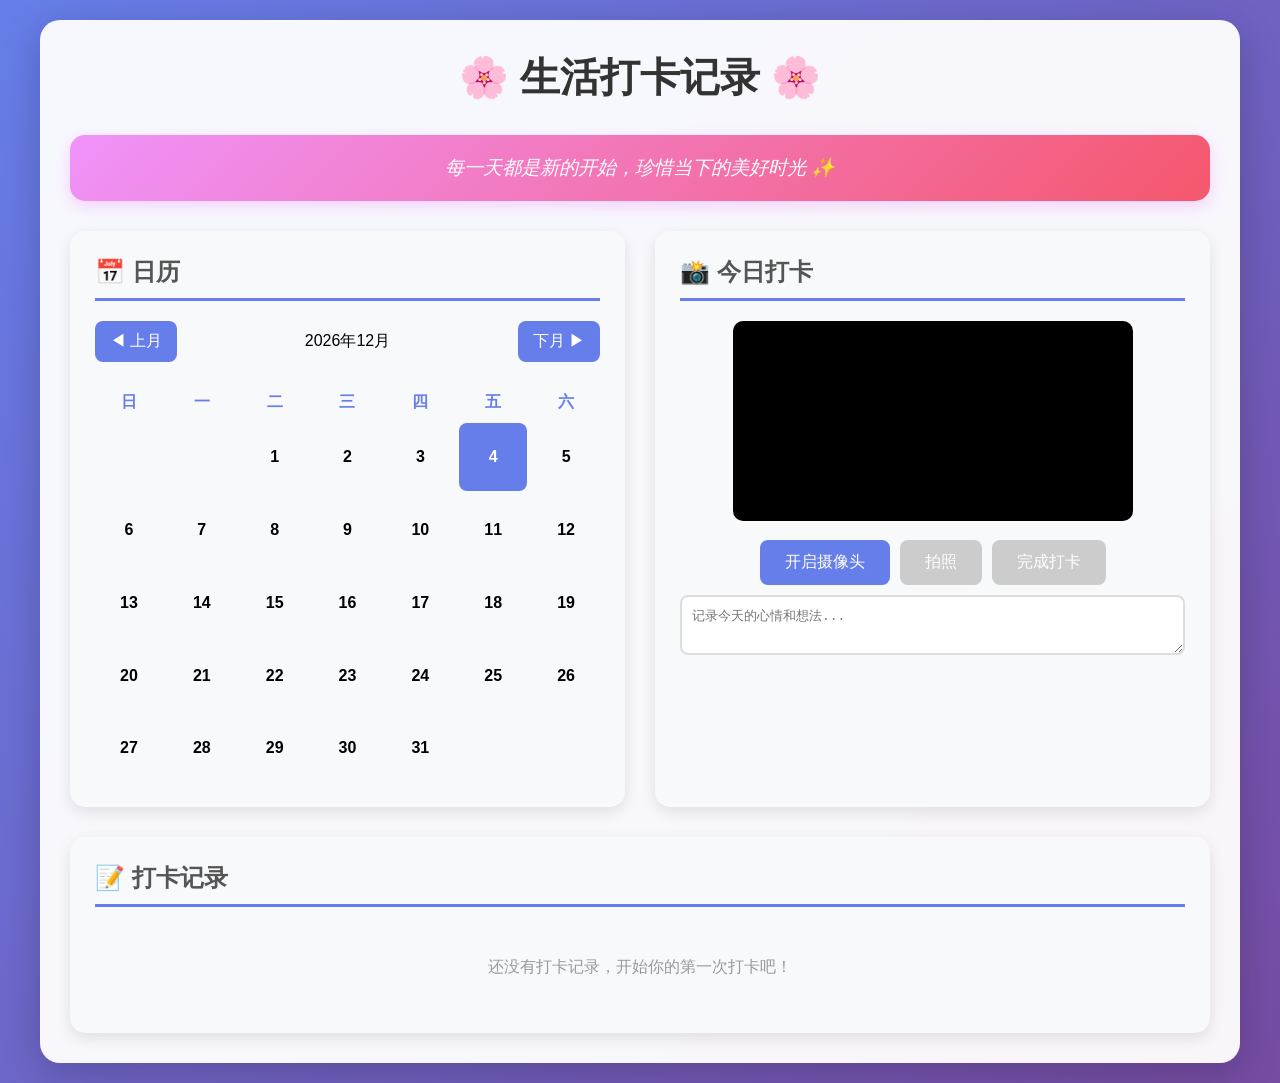
<file: life-checkin.html>
<!DOCTYPE html>
<html lang="zh-CN">
<head>
    <meta charset="UTF-8">
    <meta name="viewport" content="width=device-width, initial-scale=1.0">
    <title>生活打卡记录</title>
    <style>
        * {
            margin: 0;
            padding: 0;
            box-sizing: border-box;
        }

        body {
            font-family: 'Microsoft YaHei', sans-serif;
            background: linear-gradient(135deg, #667eea 0%, #764ba2 100%);
            min-height: 100vh;
            padding: 20px;
        }

        .container {
            max-width: 1200px;
            margin: 0 auto;
            background: rgba(255, 255, 255, 0.95);
            border-radius: 20px;
            padding: 30px;
            box-shadow: 0 10px 40px rgba(0, 0, 0, 0.2);
        }

        h1 {
            text-align: center;
            color: #333;
            margin-bottom: 30px;
            font-size: 2.5em;
        }

        .daily-quote {
            text-align: center;
            background: linear-gradient(135deg, #f093fb 0%, #f5576c 100%);
            color: white;
            padding: 20px;
            border-radius: 15px;
            margin-bottom: 30px;
            font-size: 1.2em;
            font-style: italic;
            box-shadow: 0 5px 15px rgba(240, 147, 251, 0.4);
        }

        .main-content {
            display: grid;
            grid-template-columns: 1fr 1fr;
            gap: 30px;
        }

        @media (max-width: 768px) {
            .main-content {
                grid-template-columns: 1fr;
            }
        }

        .calendar-section, .camera-section {
            background: #f8f9fa;
            padding: 25px;
            border-radius: 15px;
            box-shadow: 0 5px 15px rgba(0, 0, 0, 0.1);
        }

        .section-title {
            color: #555;
            margin-bottom: 20px;
            font-size: 1.5em;
            border-bottom: 3px solid #667eea;
            padding-bottom: 10px;
        }

        .calendar-header {
            display: flex;
            justify-content: space-between;
            align-items: center;
            margin-bottom: 20px;
        }

        .calendar-header button {
            background: #667eea;
            color: white;
            border: none;
            padding: 10px 15px;
            border-radius: 8px;
            cursor: pointer;
            font-size: 1em;
            transition: all 0.3s ease;
        }

        .calendar-header button:hover {
            background: #764ba2;
            transform: scale(1.05);
        }

        .calendar-grid {
            display: grid;
            grid-template-columns: repeat(7, 1fr);
            gap: 5px;
        }

        .calendar-day {
            aspect-ratio: 1;
            display: flex;
            align-items: center;
            justify-content: center;
            border-radius: 8px;
            cursor: pointer;
            transition: all 0.3s ease;
            font-weight: bold;
            position: relative;
        }

        .calendar-day:hover {
            background: #e0e0e0;
        }

        .calendar-day.today {
            background: #667eea;
            color: white;
        }

        .calendar-day.checked-in {
            background: #4caf50;
            color: white;
        }

        .calendar-day.checked-in::after {
            content: '✓';
            position: absolute;
            top: 2px;
            right: 5px;
            font-size: 0.7em;
        }

        .calendar-day.empty {
            background: transparent;
            cursor: default;
        }

        .day-name {
            text-align: center;
            font-weight: bold;
            color: #667eea;
            padding: 10px 0;
        }

        .camera-container {
            text-align: center;
        }

        #videoElement {
            width: 100%;
            max-width: 400px;
            border-radius: 10px;
            margin-bottom: 15px;
            background: #000;
        }

        #photoCanvas {
            display: none;
            width: 100%;
            max-width: 400px;
            border-radius: 10px;
            margin-bottom: 15px;
        }

        .camera-controls {
            display: flex;
            gap: 10px;
            justify-content: center;
            flex-wrap: wrap;
        }

        .camera-controls button {
            background: #667eea;
            color: white;
            border: none;
            padding: 12px 25px;
            border-radius: 8px;
            cursor: pointer;
            font-size: 1em;
            transition: all 0.3s ease;
        }

        .camera-controls button:hover {
            background: #764ba2;
            transform: scale(1.05);
        }

        .camera-controls button:disabled {
            background: #ccc;
            cursor: not-allowed;
            transform: none;
        }

        .checkin-info {
            margin-top: 20px;
            padding: 15px;
            background: #e8f5e9;
            border-radius: 10px;
            border-left: 4px solid #4caf50;
        }

        .checkin-time {
            font-size: 1.1em;
            color: #333;
            margin-bottom: 10px;
        }

        .checkin-photo {
            max-width: 100%;
            border-radius: 10px;
            margin-top: 10px;
        }

        .checkin-note {
            margin-top: 10px;
            padding: 10px;
            background: white;
            border-radius: 8px;
            color: #555;
        }

        .records-section {
            margin-top: 30px;
            background: #f8f9fa;
            padding: 25px;
            border-radius: 15px;
            box-shadow: 0 5px 15px rgba(0, 0, 0, 0.1);
        }

        .records-list {
            max-height: 400px;
            overflow-y: auto;
        }

        .record-item {
            background: white;
            padding: 15px;
            margin-bottom: 10px;
            border-radius: 10px;
            border-left: 4px solid #667eea;
            display: flex;
            align-items: center;
            gap: 15px;
        }

        .record-date {
            font-weight: bold;
            color: #667eea;
            min-width: 120px;
        }

        .record-content {
            flex: 1;
        }

        .record-photo {
            width: 60px;
            height: 60px;
            object-fit: cover;
            border-radius: 8px;
        }

        .record-quote {
            color: #666;
            font-style: italic;
            margin-top: 5px;
        }

        .empty-records {
            text-align: center;
            color: #999;
            padding: 30px;
        }

        .note-input {
            width: 100%;
            padding: 10px;
            margin: 10px 0;
            border: 2px solid #ddd;
            border-radius: 8px;
            font-size: 1em;
            resize: vertical;
            min-height: 60px;
        }

        .note-input:focus {
            outline: none;
            border-color: #667eea;
        }
    </style>
</head>
<body>
    <div class="container">
        <h1>🌸 生活打卡记录 🌸</h1>
        
        <div class="daily-quote" id="dailyQuote">
            每一天都是新的开始，珍惜当下的美好时光 ✨
        </div>

        <div class="main-content">
            <div class="calendar-section">
                <h2 class="section-title">📅 日历</h2>
                <div class="calendar-header">
                    <button onclick="changeMonth(-1)">◀ 上月</button>
                    <span id="currentMonth"></span>
                    <button onclick="changeMonth(1)">下月 ▶</button>
                </div>
                <div class="calendar-grid">
                    <div class="day-name">日</div>
                    <div class="day-name">一</div>
                    <div class="day-name">二</div>
                    <div class="day-name">三</div>
                    <div class="day-name">四</div>
                    <div class="day-name">五</div>
                    <div class="day-name">六</div>
                </div>
                <div class="calendar-grid" id="calendarDays"></div>
            </div>

            <div class="camera-section">
                <h2 class="section-title">📸 今日打卡</h2>
                <div class="camera-container">
                    <video id="videoElement" autoplay playsinline></video>
                    <canvas id="photoCanvas"></canvas>
                    
                    <div class="camera-controls">
                        <button id="startCamera" onclick="startCamera()">开启摄像头</button>
                        <button id="capturePhoto" onclick="capturePhoto()" disabled>拍照</button>
                        <button id="checkIn" onclick="checkIn()" disabled>完成打卡</button>
                        <button id="retakePhoto" onclick="retakePhoto()" style="display: none;">重拍</button>
                    </div>
                    
                    <textarea class="note-input" id="noteInput" placeholder="记录今天的心情和想法..."></textarea>
                    
                    <div class="checkin-info" id="checkinInfo" style="display: none;">
                        <div class="checkin-time" id="checkinTime"></div>
                        <img id="checkinPhoto" class="checkin-photo" style="display: none;">
                        <div class="checkin-note" id="checkinNote"></div>
                    </div>
                </div>
            </div>
        </div>

        <div class="records-section">
            <h2 class="section-title">📝 打卡记录</h2>
            <div class="records-list" id="recordsList">
                <div class="empty-records">还没有打卡记录，开始你的第一次打卡吧！</div>
            </div>
        </div>
    </div>

    <script>
        let currentDate = new Date();
        let currentPhoto = null;
        let stream = null;
        let checkinRecords = JSON.parse(localStorage.getItem('checkinRecords')) || [];

        const quotes = [
            "每一天都是新的开始，珍惜当下的美好时光 ✨",
            "生活不是等待风暴过去，而是学会在雨中跳舞 💃",
            "今天的努力，是为了明天的更好 🌟",
            "保持热爱，奔赴山海 🏔️",
            "每一个不曾起舞的日子，都是对生命的辜负 🎭",
            "生活明朗，万物可爱 🌻",
            "做自己的太阳，无需凭借谁的光 ☀️",
            "愿你眼里有光，心中有爱 🌈",
            "慢一点也没关系，只要在前进就好 🚶",
            "所有的相遇都是久别重逢 💕",
            "生活原本沉闷，但跑起来就有风 🌬️",
            "保持好奇，保持热爱，保持前行 🔥"
        ];

        function getRandomQuote() {
            return quotes[Math.floor(Math.random() * quotes.length)];
        }

        function updateDailyQuote() {
            const today = new Date().toDateString();
            const savedQuote = localStorage.getItem('quote_' + today);
            const quote = savedQuote || getRandomQuote();
            localStorage.setItem('quote_' + today, quote);
            document.getElementById('dailyQuote').textContent = quote;
        }

        function renderCalendar() {
            const year = currentDate.getFullYear();
            const month = currentDate.getMonth();
            
            document.getElementById('currentMonth').textContent = `${year}年${month + 1}月`;
            
            const firstDay = new Date(year, month, 1).getDay();
            const daysInMonth = new Date(year, month + 1, 0).getDate();
            const today = new Date();
            
            const calendarDays = document.getElementById('calendarDays');
            calendarDays.innerHTML = '';
            
            for (let i = 0; i < firstDay; i++) {
                const emptyDay = document.createElement('div');
                emptyDay.className = 'calendar-day empty';
                calendarDays.appendChild(emptyDay);
            }
            
            for (let day = 1; day <= daysInMonth; day++) {
                const dayElement = document.createElement('div');
                dayElement.className = 'calendar-day';
                dayElement.textContent = day;
                
                const dateStr = `${year}-${String(month + 1).padStart(2, '0')}-${String(day).padStart(2, '0')}`;
                
                if (day === today.getDate() && month === today.getMonth() && year === today.getFullYear()) {
                    dayElement.classList.add('today');
                }
                
                if (checkinRecords.some(record => record.date === dateStr)) {
                    dayElement.classList.add('checked-in');
                }
                
                dayElement.onclick = () => showDayDetails(dateStr);
                calendarDays.appendChild(dayElement);
            }
        }

        function changeMonth(delta) {
            currentDate.setMonth(currentDate.getMonth() + delta);
            renderCalendar();
        }

        function showDayDetails(dateStr) {
            const record = checkinRecords.find(r => r.date === dateStr);
            if (record) {
                alert(`📅 ${dateStr}\n\n📸 ${record.note || '无备注'}\n\n💭 ${record.quote}`);
            }
        }

        async function startCamera() {
            try {
                stream = await navigator.mediaDevices.getUserMedia({ 
                    video: { facingMode: 'user' } 
                });
                document.getElementById('videoElement').srcObject = stream;
                document.getElementById('startCamera').style.display = 'none';
                document.getElementById('capturePhoto').disabled = false;
            } catch (err) {
                alert('无法访问摄像头，请确保已授权摄像头权限。');
                console.error('摄像头访问错误:', err);
            }
        }

        function capturePhoto() {
            const video = document.getElementById('videoElement');
            const canvas = document.getElementById('photoCanvas');
            
            canvas.width = video.videoWidth;
            canvas.height = video.videoHeight;
            
            const ctx = canvas.getContext('2d');
            ctx.drawImage(video, 0, 0);
            
            currentPhoto = canvas.toDataURL('image/jpeg');
            
            document.getElementById('videoElement').style.display = 'none';
            canvas.style.display = 'block';
            document.getElementById('capturePhoto').style.display = 'none';
            document.getElementById('retakePhoto').style.display = 'inline-block';
            document.getElementById('checkIn').disabled = false;
        }

        function retakePhoto() {
            currentPhoto = null;
            document.getElementById('videoElement').style.display = 'block';
            document.getElementById('photoCanvas').style.display = 'none';
            document.getElementById('capturePhoto').style.display = 'inline-block';
            document.getElementById('retakePhoto').style.display = 'none';
            document.getElementById('checkIn').disabled = true;
        }

        function checkIn() {
            if (!currentPhoto) {
                alert('请先拍照！');
                return;
            }

            const now = new Date();
            const dateStr = `${now.getFullYear()}年${now.getMonth() + 1}月${now.getDate()}日`;
            const timeStr = `${String(now.getHours()).padStart(2, '0')}:${String(now.getMinutes()).padStart(2, '0')}:${String(now.getSeconds()).padStart(2, '0')}`;
            const note = document.getElementById('noteInput').value;
            const quote = getRandomQuote();

            const record = {
                date: dateStr,
                time: timeStr,
                photo: currentPhoto,
                note: note,
                quote: quote,
                timestamp: now.getTime()
            };

            checkinRecords.push(record);
            localStorage.setItem('checkinRecords', JSON.stringify(checkinRecords));

            document.getElementById('checkinTime').textContent = `📅 打卡时间：${dateStr} ${timeStr}`;
            document.getElementById('checkinPhoto').src = currentPhoto;
            document.getElementById('checkinPhoto').style.display = 'block';
            document.getElementById('checkinNote').textContent = note ? `💭 ${note}` : '';
            document.getElementById('checkinInfo').style.display = 'block';

            document.getElementById('checkIn').disabled = true;
            document.getElementById('noteInput').value = '';

            renderCalendar();
            renderRecords();

            alert('✅ 打卡成功！\n\n' + quote);
        }

        function renderRecords() {
            const recordsList = document.getElementById('recordsList');
            
            if (checkinRecords.length === 0) {
                recordsList.innerHTML = '<div class="empty-records">还没有打卡记录，开始你的第一次打卡吧！</div>';
                return;
            }

            const sortedRecords = [...checkinRecords].sort((a, b) => b.timestamp - a.timestamp);
            
            recordsList.innerHTML = sortedRecords.map(record => `
                <div class="record-item">
                    <div class="record-date">${record.date}</div>
                    <img src="${record.photo}" class="record-photo" alt="打卡照片">
                    <div class="record-content">
                        <div>${record.time}</div>
                        ${record.note ? `<div style="margin-top:5px;">${record.note}</div>` : ''}
                        <div class="record-quote">${record.quote}</div>
                    </div>
                </div>
            `).join('');
        }

        function stopCamera() {
            if (stream) {
                stream.getTracks().forEach(track => track.stop());
                stream = null;
            }
        }

        window.addEventListener('beforeunload', stopCamera);

        updateDailyQuote();
        renderCalendar();
        renderRecords();
    </script>
</body>
</html>
</file>
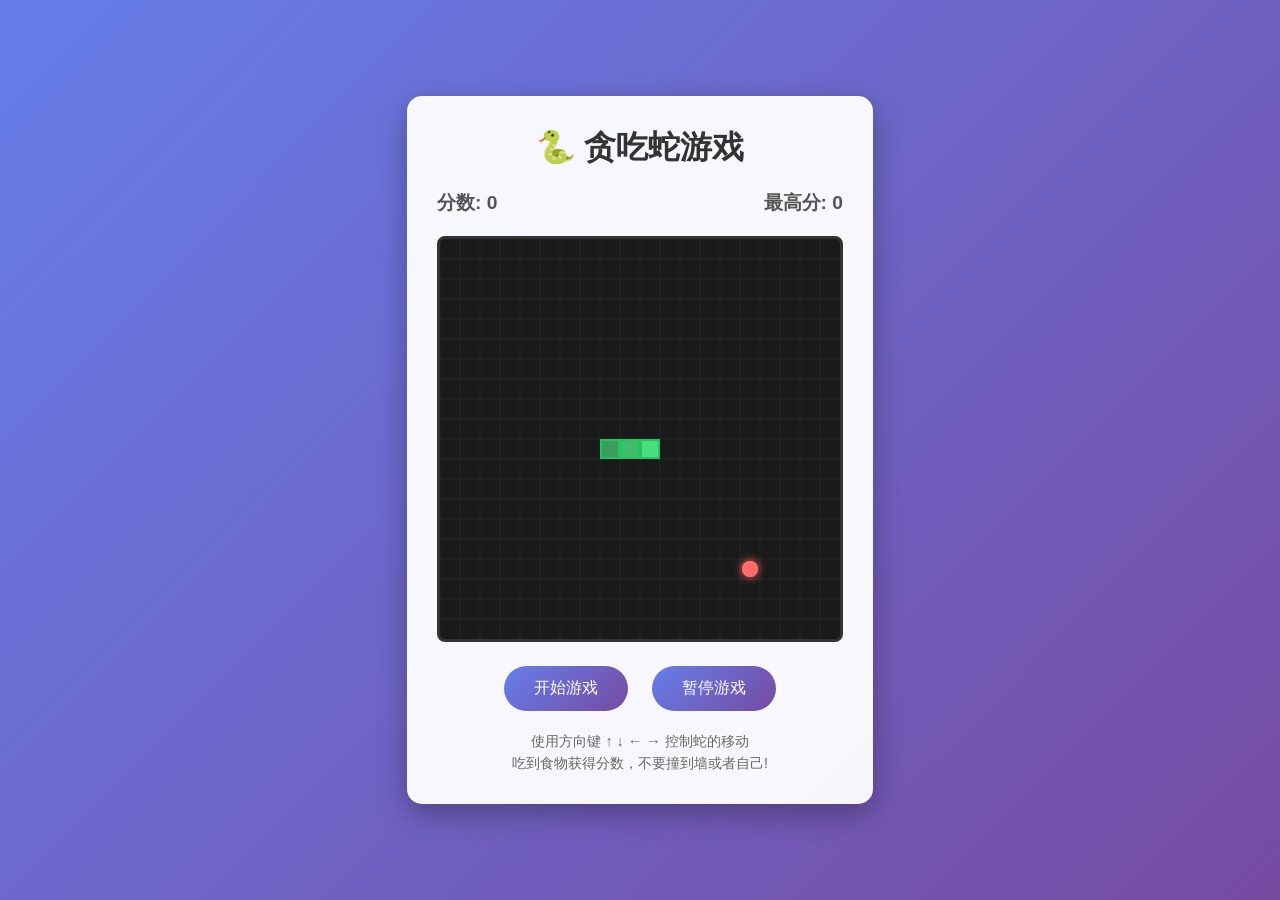
<file: snake-game.html>
<!DOCTYPE html>
<html lang="zh-CN">
<head>
    <meta charset="UTF-8">
    <meta name="viewport" content="width=device-width, initial-scale=1.0">
    <title>贪吃蛇游戏</title>
    <style>
        * {
            margin: 0;
            padding: 0;
            box-sizing: border-box;
        }

        body {
            display: flex;
            justify-content: center;
            align-items: center;
            min-height: 100vh;
            background: linear-gradient(135deg, #667eea 0%, #764ba2 100%);
            font-family: 'Arial', sans-serif;
        }

        .game-container {
            background: rgba(255, 255, 255, 0.95);
            border-radius: 15px;
            padding: 30px;
            box-shadow: 0 10px 30px rgba(0, 0, 0, 0.3);
            text-align: center;
        }

        h1 {
            color: #333;
            margin-bottom: 20px;
            font-size: 2em;
        }

        .score-board {
            display: flex;
            justify-content: space-between;
            margin-bottom: 20px;
            font-size: 1.2em;
            font-weight: bold;
            color: #555;
        }

        #gameCanvas {
            border: 3px solid #333;
            border-radius: 8px;
            background: #1a1a1a;
            display: block;
            margin: 0 auto;
        }

        .controls {
            margin-top: 20px;
        }

        button {
            background: linear-gradient(135deg, #667eea 0%, #764ba2 100%);
            color: white;
            border: none;
            padding: 12px 30px;
            font-size: 1em;
            border-radius: 25px;
            cursor: pointer;
            transition: transform 0.2s, box-shadow 0.2s;
            margin: 0 10px;
        }

        button:hover {
            transform: translateY(-2px);
            box-shadow: 0 5px 15px rgba(0, 0, 0, 0.3);
        }

        button:active {
            transform: translateY(0);
        }

        .instructions {
            margin-top: 20px;
            color: #666;
            font-size: 0.9em;
            line-height: 1.5;
        }

        .game-over {
            position: absolute;
            top: 50%;
            left: 50%;
            transform: translate(-50%, -50%);
            background: rgba(0, 0, 0, 0.9);
            color: white;
            padding: 40px;
            border-radius: 15px;
            display: none;
        }

        .game-over h2 {
            font-size: 2em;
            margin-bottom: 20px;
            color: #ff6b6b;
        }

        .relative {
            position: relative;
            display: inline-block;
        }
    </style>
</head>
<body>
    <div class="game-container">
        <h1>🐍 贪吃蛇游戏</h1>
        <div class="score-board">
            <div>分数: <span id="score">0</span></div>
            <div>最高分: <span id="highScore">0</span></div>
        </div>
        <div class="relative">
            <canvas id="gameCanvas" width="400" height="400"></canvas>
            <div class="game-over" id="gameOver">
                <h2>游戏结束!</h2>
                <p>最终分数: <span id="finalScore">0</span></p>
                <button onclick="startGame()" style="margin-top: 20px;">再来一局</button>
            </div>
        </div>
        <div class="controls">
            <button onclick="startGame()">开始游戏</button>
            <button onclick="pauseGame()">暂停游戏</button>
        </div>
        <div class="instructions">
            <p>使用方向键 ↑ ↓ ← → 控制蛇的移动</p>
            <p>吃到食物获得分数，不要撞到墙或者自己!</p>
        </div>
    </div>

    <script>
        // 获取画布和上下文
        const canvas = document.getElementById('gameCanvas');
        const ctx = canvas.getContext('2d');
        const scoreElement = document.getElementById('score');
        const highScoreElement = document.getElementById('highScore');
        const gameOverElement = document.getElementById('gameOver');
        const finalScoreElement = document.getElementById('finalScore');

        // 游戏设置
        const gridSize = 20;
        const tileCount = canvas.width / gridSize;

        // 游戏状态
        let snake = [];
        let food = {};
        let direction = { x: 1, y: 0 };
        let nextDirection = { x: 1, y: 0 };
        let score = 0;
        let highScore = localStorage.getItem('snakeHighScore') || 0;
        let gameLoop = null;
        let isGameRunning = false;
        let isPaused = false;
        let gameSpeed = 150; // 毫秒

        // 初始化高分
        highScoreElement.textContent = highScore;

        // 键盘控制
        document.addEventListener('keydown', (e) => {
            if (!isGameRunning || isPaused) return;

            switch(e.key) {
                case 'ArrowUp':
                    if (direction.y !== 1) {
                        nextDirection = { x: 0, y: -1 };
                    }
                    break;
                case 'ArrowDown':
                    if (direction.y !== -1) {
                        nextDirection = { x: 0, y: 1 };
                    }
                    break;
                case 'ArrowLeft':
                    if (direction.x !== 1) {
                        nextDirection = { x: -1, y: 0 };
                    }
                    break;
                case 'ArrowRight':
                    if (direction.x !== -1) {
                        nextDirection = { x: 1, y: 0 };
                    }
                    break;
            }
        });

        // 生成食物
        function generateFood() {
            let validPosition = false;
            while (!validPosition) {
                food = {
                    x: Math.floor(Math.random() * tileCount),
                    y: Math.floor(Math.random() * tileCount)
                };
                // 检查食物是否在蛇身上
                validPosition = !snake.some(segment => segment.x === food.x && segment.y === food.y);
            }
        }

        // 初始化游戏
        function initGame() {
            // 初始化蛇
            snake = [
                { x: 10, y: 10 },
                { x: 9, y: 10 },
                { x: 8, y: 10 }
            ];
            direction = { x: 1, y: 0 };
            nextDirection = { x: 1, y: 0 };
            score = 0;
            scoreElement.textContent = score;
            generateFood();
            gameOverElement.style.display = 'none';
        }

        // 开始游戏
        function startGame() {
            if (isGameRunning) {
                clearInterval(gameLoop);
            }
            initGame();
            isGameRunning = true;
            isPaused = false;
            gameLoop = setInterval(update, gameSpeed);
        }

        // 暂停游戏
        function pauseGame() {
            if (!isGameRunning) return;
            
            if (isPaused) {
                gameLoop = setInterval(update, gameSpeed);
                isPaused = false;
            } else {
                clearInterval(gameLoop);
                isPaused = true;
            }
        }

        // 游戏结束
        function gameOver() {
            isGameRunning = false;
            clearInterval(gameLoop);
            
            // 更新最高分
            if (score > highScore) {
                highScore = score;
                localStorage.setItem('snakeHighScore', highScore);
                highScoreElement.textContent = highScore;
            }
            
            finalScoreElement.textContent = score;
            gameOverElement.style.display = 'block';
        }

        // 更新游戏状态
        function update() {
            direction = { ...nextDirection };
            
            // 计算新的蛇头位置
            const head = { ...snake[0] };
            head.x += direction.x;
            head.y += direction.y;
            
            // 边界碰撞检测
            if (head.x < 0 || head.x >= tileCount || head.y < 0 || head.y >= tileCount) {
                gameOver();
                return;
            }
            
            // 自身碰撞检测
            if (snake.some(segment => segment.x === head.x && segment.y === head.y)) {
                gameOver();
                return;
            }
            
            snake.unshift(head);
            
            // 检查是否吃到食物
            if (head.x === food.x && head.y === food.y) {
                score += 10;
                scoreElement.textContent = score;
                generateFood();
                // 加速
                if (gameSpeed > 50) {
                    gameSpeed -= 2;
                    clearInterval(gameLoop);
                    gameLoop = setInterval(update, gameSpeed);
                }
            } else {
                snake.pop();
            }
            
            draw();
        }

        // 绘制游戏
        function draw() {
            // 清空画布
            ctx.fillStyle = '#1a1a1a';
            ctx.fillRect(0, 0, canvas.width, canvas.height);
            
            // 绘制网格
            ctx.strokeStyle = '#333';
            ctx.lineWidth = 0.5;
            for (let i = 0; i < tileCount; i++) {
                ctx.beginPath();
                ctx.moveTo(i * gridSize, 0);
                ctx.lineTo(i * gridSize, canvas.height);
                ctx.stroke();
                ctx.beginPath();
                ctx.moveTo(0, i * gridSize);
                ctx.lineTo(canvas.width, i * gridSize);
                ctx.stroke();
            }
            
            // 绘制蛇
            snake.forEach((segment, index) => {
                if (index === 0) {
                    // 蛇头
                    ctx.fillStyle = '#4ade80';
                } else {
                    // 蛇身渐变
                    const alpha = 1 - (index / snake.length) * 0.5;
                    ctx.fillStyle = `rgba(74, 222, 128, ${alpha})`;
                }
                ctx.fillRect(
                    segment.x * gridSize + 1,
                    segment.y * gridSize + 1,
                    gridSize - 2,
                    gridSize - 2
                );
                
                // 圆角效果
                ctx.strokeStyle = '#22c55e';
                ctx.lineWidth = 2;
                ctx.strokeRect(
                    segment.x * gridSize + 1,
                    segment.y * gridSize + 1,
                    gridSize - 2,
                    gridSize - 2
                );
            });
            
            // 绘制食物
            ctx.fillStyle = '#ff6b6b';
            ctx.beginPath();
            ctx.arc(
                food.x * gridSize + gridSize / 2,
                food.y * gridSize + gridSize / 2,
                (gridSize - 4) / 2,
                0,
                Math.PI * 2
            );
            ctx.fill();
            
            // 食物发光效果
            ctx.shadowColor = '#ff6b6b';
            ctx.shadowBlur = 10;
            ctx.fill();
            ctx.shadowBlur = 0;
        }

        // 初始化绘制
        initGame();
        draw();
    </script>
</body>
</html>
</file>
<file: css/style.css>
/* ============================================================
   复古日记 — Vintage Diary Style
   配色: 棕榈绿 · 玛瑙红 · 古纸黄 · 金铜色
   ============================================================ */

/* --- CSS 变量：复古配色方案 --- */
:root {
  --bg-primary: #f5f0e8;
  --bg-secondary: #ede4d3;
  --bg-paper: #faf7f0;
  --bg-paper-dark: #f2ecdd;
  --text-primary: #3c2415;
  --text-secondary: #6b5a4e;
  --text-muted: #9b8c7d;
  --accent-green: #5b7b3e;
  --accent-green-light: #7a9d58;
  --accent-green-dark: #3f5a2a;
  --accent-red: #8b3a3a;
  --accent-red-light: #b55a5a;
  --accent-red-dark: #6b2828;
  --accent-gold: #c4a35a;
  --accent-gold-light: #d4bc7e;
  --accent-gold-dark: #a0843a;
  --border: #c4b998;
  --border-light: #d9cfb8;
  --border-dark: #a89870;
  --shadow-soft: 0 2px 12px rgba(60, 36, 21, 0.08);
  --shadow-medium: 0 4px 20px rgba(60, 36, 21, 0.12);
  --shadow-card: 0 2px 8px rgba(60, 36, 21, 0.06), 0 1px 3px rgba(60, 36, 21, 0.04);
  --radius-sm: 4px;
  --radius: 8px;
  --radius-lg: 12px;
  --transition: 0.2s cubic-bezier(0.4, 0, 0.2, 1);
  --font-heading: 'Playfair Display', 'Noto Serif SC', serif;
  --font-body: 'Crimson Text', 'Noto Serif SC', serif;
}

/* --- 全局重置 --- */
*, *::before, *::after {
  box-sizing: border-box;
  margin: 0;
  padding: 0;
}

html {
  font-size: 17px;
  scroll-behavior: smooth;
}

body {
  font-family: var(--font-body);
  color: var(--text-primary);
  background-color: #e8e0d3;
  background-image:
    repeating-linear-gradient(
      0deg,
      transparent,
      transparent 2px,
      rgba(139, 115, 85, 0.03) 2px,
      rgba(139, 115, 85, 0.03) 4px
    ),
    linear-gradient(180deg, #ede4d3 0%, #e8dcc8 30%, #e0d4bd 60%, #e8dcc8 100%);
  min-height: 100vh;
  line-height: 1.7;
  -webkit-font-smoothing: antialiased;
}

/* --- 装饰边框 --- */
.ornament-top,
.ornament-bottom {
  height: 6px;
  background: linear-gradient(
    90deg,
    transparent 0%,
    var(--accent-gold) 10%,
    var(--accent-green) 30%,
    var(--accent-red) 50%,
    var(--accent-green) 70%,
    var(--accent-gold) 90%,
    transparent 100%
  );
  opacity: 0.6;
}

.ornament-bottom {
  margin-top: 24px;
}

/* --- 应用容器 --- */
.app-wrapper {
  max-width: 1280px;
  margin: 0 auto;
  padding: 20px 24px 0;
}

/* --- 头部 --- */
.app-header {
  display: flex;
  align-items: center;
  justify-content: space-between;
  padding: 20px 28px;
  background: linear-gradient(180deg, #faf7f0 0%, #f5efe2 100%);
  border: 1px solid var(--border);
  border-bottom: 3px double var(--border-dark);
  border-radius: var(--radius-lg) var(--radius-lg) 0 0;
  box-shadow: var(--shadow-soft);
  position: relative;
}

.app-header::after {
  content: '';
  position: absolute;
  bottom: -8px;
  left: 20px;
  right: 20px;
  height: 1px;
  background: var(--border-light);
}

.app-title {
  font-family: var(--font-heading);
  font-size: 2rem;
  font-weight: 700;
  color: var(--text-primary);
  letter-spacing: 0.04em;
}

.app-subtitle {
  font-family: var(--font-body);
  font-size: 0.95rem;
  color: var(--text-muted);
  font-style: italic;
  margin-top: 2px;
  letter-spacing: 0.06em;
}

.header-right {
  display: flex;
  gap: 10px;
}

/* --- 按钮基础样式 --- */
.btn {
  display: inline-flex;
  align-items: center;
  gap: 6px;
  padding: 9px 18px;
  border: 1px solid transparent;
  border-radius: var(--radius);
  font-family: var(--font-body);
  font-size: 0.95rem;
  cursor: pointer;
  transition: all var(--transition);
  outline: none;
  white-space: nowrap;
  letter-spacing: 0.02em;
}

.btn:active {
  transform: translateY(1px);
}

.btn-primary {
  background: var(--accent-green);
  color: #fff;
  border-color: var(--accent-green-dark);
}

.btn-primary:hover {
  background: var(--accent-green-light);
  box-shadow: 0 2px 8px rgba(91, 123, 62, 0.3);
}

.btn-outline {
  background: transparent;
  color: var(--text-secondary);
  border-color: var(--border);
}

.btn-outline:hover {
  background: var(--bg-secondary);
  border-color: var(--border-dark);
  color: var(--text-primary);
}

.btn-danger {
  background: transparent;
  color: var(--accent-red);
  border-color: var(--accent-red);
}

.btn-danger:hover {
  background: var(--accent-red);
  color: #fff;
  box-shadow: 0 2px 8px rgba(139, 58, 58, 0.3);
}

.btn-sm {
  padding: 5px 12px;
  font-size: 0.85rem;
}

/* --- 主体布局 --- */
.app-body {
  display: flex;
  gap: 0;
  min-height: calc(100vh - 200px);
}

/* --- 侧边栏 --- */
.sidebar {
  width: 300px;
  min-width: 300px;
  background: linear-gradient(180deg, #f5efe2 0%, #efe6d5 100%);
  border-left: 1px solid var(--border);
  border-right: 1px solid var(--border);
  border-bottom: 1px solid var(--border);
  display: flex;
  flex-direction: column;
  box-shadow: var(--shadow-soft);
  position: relative;
}

.sidebar-top {
  padding: 16px;
  border-bottom: 1px solid var(--border-light);
}

.btn-new-entry {
  width: 100%;
  justify-content: center;
  padding: 12px;
  font-size: 1.05rem;
  margin-bottom: 12px;
  background: linear-gradient(180deg, var(--accent-green) 0%, var(--accent-green-dark) 100%);
  box-shadow: 0 2px 6px rgba(91, 123, 62, 0.25);
}

.btn-new-entry:hover {
  background: linear-gradient(180deg, var(--accent-green-light) 0%, var(--accent-green) 100%);
  box-shadow: 0 4px 12px rgba(91, 123, 62, 0.35);
}

.icon-pen {
  font-style: normal;
}

/* --- 搜索框 --- */
.search-box {
  position: relative;
  display: flex;
  align-items: center;
}

.search-icon {
  position: absolute;
  left: 12px;
  font-size: 0.9rem;
  opacity: 0.5;
  pointer-events: none;
}

.search-box input {
  width: 100%;
  padding: 9px 36px 9px 36px;
  border: 1px solid var(--border-light);
  border-radius: var(--radius);
  background: var(--bg-paper);
  font-family: var(--font-body);
  font-size: 0.92rem;
  color: var(--text-primary);
  outline: none;
  transition: all var(--transition);
}

.search-box input:focus {
  border-color: var(--accent-green);
  box-shadow: 0 0 0 3px rgba(91, 123, 62, 0.1);
}

.search-box input::placeholder {
  color: var(--text-muted);
  font-style: italic;
}

.search-clear {
  position: absolute;
  right: 8px;
  background: none;
  border: none;
  cursor: pointer;
  color: var(--text-muted);
  font-size: 0.85rem;
  padding: 4px;
  border-radius: 50%;
  line-height: 1;
}

.search-clear:hover {
  color: var(--text-primary);
  background: var(--border-light);
}

/* --- 日记列表 --- */
.entry-list {
  flex: 1;
  overflow-y: auto;
  padding: 8px;
}

.entry-list::-webkit-scrollbar {
  width: 5px;
}

.entry-list::-webkit-scrollbar-track {
  background: transparent;
}

.entry-list::-webkit-scrollbar-thumb {
  background: var(--border);
  border-radius: 10px;
}

.entry-list::-webkit-scrollbar-thumb:hover {
  background: var(--border-dark);
}

.entry-item {
  padding: 14px 16px;
  margin-bottom: 6px;
  background: var(--bg-paper);
  border: 1px solid var(--border-light);
  border-radius: var(--radius);
  cursor: pointer;
  transition: all var(--transition);
  position: relative;
}

.entry-item:hover {
  border-color: var(--accent-gold);
  box-shadow: var(--shadow-card);
  transform: translateX(2px);
}

.entry-item.active {
  border-color: var(--accent-green);
  background: linear-gradient(135deg, #faf7f0 0%, #f0ebd8 100%);
  box-shadow: inset 0 0 0 1px rgba(91, 123, 62, 0.2), var(--shadow-card);
}

.entry-item-date {
  font-size: 0.78rem;
  color: var(--text-muted);
  letter-spacing: 0.04em;
  margin-bottom: 4px;
  font-family: var(--font-heading);
}

.entry-item-title {
  font-family: var(--font-heading);
  font-size: 1rem;
  font-weight: 600;
  color: var(--text-primary);
  margin-bottom: 4px;
  overflow: hidden;
  text-overflow: ellipsis;
  white-space: nowrap;
}

.entry-item-preview {
  font-size: 0.85rem;
  color: var(--text-secondary);
  overflow: hidden;
  text-overflow: ellipsis;
  white-space: nowrap;
  font-style: italic;
}

.entry-item-mood {
  position: absolute;
  top: 12px;
  right: 12px;
  font-size: 1.1rem;
}

.sidebar-footer {
  padding: 12px 16px;
  border-top: 1px solid var(--border-light);
}

.entry-count {
  font-size: 0.82rem;
  color: var(--text-muted);
  font-style: italic;
  text-align: center;
}

/* --- 编辑器区域 --- */
.editor-container {
  flex: 1;
  background: var(--bg-paper);
  border-right: 1px solid var(--border);
  border-bottom: 1px solid var(--border);
  display: flex;
  flex-direction: column;
  position: relative;
  min-width: 0;
  background-image:
    linear-gradient(90deg, rgba(139, 115, 85, 0.02) 1px, transparent 1px),
    linear-gradient(0deg, rgba(139, 115, 85, 0.015) 1px, transparent 1px);
  background-size: 32px 32px;
}

/* --- 空状态 --- */
.empty-state {
  flex: 1;
  display: flex;
  flex-direction: column;
  align-items: center;
  justify-content: center;
  text-align: center;
  padding: 40px;
  color: var(--text-muted);
}

.empty-icon {
  font-size: 5rem;
  display: block;
  margin-bottom: 20px;
  opacity: 0.6;
  filter: grayscale(0.3);
}

.empty-state h2 {
  font-family: var(--font-heading);
  font-size: 1.6rem;
  color: var(--text-secondary);
  margin-bottom: 8px;
}

.empty-state p {
  font-size: 1rem;
  margin-bottom: 4px;
}

.empty-hint {
  font-size: 0.88rem !important;
  color: var(--text-muted);
  font-style: italic;
  margin-bottom: 24px !important;
}

/* --- 编辑器面板 --- */
.editor-panel {
  display: flex;
  flex-direction: column;
  height: 100%;
}

.editor-header {
  padding: 20px 28px 0;
}

.editor-date-row {
  display: flex;
  gap: 12px;
  margin-bottom: 12px;
  align-items: center;
}

.entry-date {
  padding: 7px 12px;
  border: 1px solid var(--border-light);
  border-radius: var(--radius);
  font-family: var(--font-body);
  font-size: 0.92rem;
  color: var(--text-primary);
  background: var(--bg-paper);
  outline: none;
}

.entry-date:focus {
  border-color: var(--accent-green);
}

.entry-mood {
  padding: 7px 12px;
  border: 1px solid var(--border-light);
  border-radius: var(--radius);
  font-family: var(--font-body);
  font-size: 0.92rem;
  color: var(--text-primary);
  background: var(--bg-paper);
  outline: none;
  cursor: pointer;
}

.entry-mood:focus {
  border-color: var(--accent-green);
}

.entry-title-input {
  width: 100%;
  padding: 10px 16px;
  border: none;
  border-bottom: 2px solid var(--border-light);
  background: transparent;
  font-family: var(--font-heading);
  font-size: 1.5rem;
  font-weight: 600;
  color: var(--text-primary);
  outline: none;
  transition: border-color var(--transition);
}

.entry-title-input:focus {
  border-bottom-color: var(--accent-green);
}

.entry-title-input::placeholder {
  color: var(--text-muted);
  font-style: italic;
  font-weight: 400;
}

/* --- 格式工具栏 --- */
.toolbar {
  display: flex;
  align-items: center;
  gap: 2px;
  padding: 10px 24px;
  margin: 12px 20px 0;
  background: var(--bg-secondary);
  border: 1px solid var(--border-light);
  border-radius: var(--radius);
  flex-wrap: wrap;
}

.toolbar-group {
  display: flex;
  gap: 2px;
}

.toolbar-divider {
  width: 1px;
  height: 20px;
  background: var(--border);
  margin: 0 6px;
}

.tool-btn {
  width: 32px;
  height: 32px;
  display: flex;
  align-items: center;
  justify-content: center;
  border: 1px solid transparent;
  border-radius: var(--radius-sm);
  background: transparent;
  font-family: var(--font-heading);
  font-size: 0.85rem;
  color: var(--text-secondary);
  cursor: pointer;
  transition: all var(--transition);
}

.tool-btn:hover {
  background: var(--bg-paper);
  border-color: var(--border);
  color: var(--text-primary);
}

.tool-btn.active {
  background: var(--accent-green);
  color: #fff;
  border-color: var(--accent-green-dark);
}

.toolbar-right {
  margin-left: auto;
  display: flex;
  align-items: center;
}

.word-count {
  font-size: 0.8rem;
  color: var(--text-muted);
  font-style: italic;
}

/* --- 编辑器内容 --- */
.editor-content-wrapper {
  flex: 1;
  overflow-y: auto;
  padding: 12px 20px 0;
}

.editor-content-wrapper::-webkit-scrollbar {
  width: 6px;
}

.editor-content-wrapper::-webkit-scrollbar-track {
  background: transparent;
}

.editor-content-wrapper::-webkit-scrollbar-thumb {
  background: var(--border);
  border-radius: 10px;
}

.editor-content {
  min-height: 300px;
  padding: 28px 32px;
  outline: none;
  font-family: var(--font-body);
  font-size: 1.05rem;
  color: var(--text-primary);
  line-height: 1.9;
  cursor: text;
  background: linear-gradient(
    180deg,
    var(--bg-paper) 0%,
    var(--bg-paper) calc(1.9rem - 1px),
    rgba(196, 185, 152, 0.15) calc(1.9rem - 1px),
    rgba(196, 185, 152, 0.15) 1.9rem
  );
  background-size: 100% 1.9rem;
  position: relative;
}

.editor-content:empty::before {
  content: attr(placeholder);
  color: var(--text-muted);
  font-style: italic;
  pointer-events: none;
}

.editor-content h2 {
  font-family: var(--font-heading);
  font-size: 1.5rem;
  color: var(--accent-green-dark);
  margin: 16px 0 8px;
  border-bottom: 2px solid var(--accent-gold-light);
  padding-bottom: 4px;
}

.editor-content h3 {
  font-family: var(--font-heading);
  font-size: 1.2rem;
  color: var(--text-primary);
  margin: 12px 0 6px;
}

.editor-content blockquote {
  border-left: 4px solid var(--accent-gold);
  padding: 8px 16px;
  margin: 12px 0;
  background: rgba(196, 163, 90, 0.06);
  color: var(--text-secondary);
  font-style: italic;
  border-radius: 0 var(--radius-sm) var(--radius-sm) 0;
}

.editor-content ul,
.editor-content ol {
  padding-left: 24px;
  margin: 8px 0;
}

.editor-content li {
  margin-bottom: 4px;
}

.editor-content a {
  color: var(--accent-green);
  text-decoration: underline;
  text-underline-offset: 3px;
  text-decoration-color: var(--accent-gold);
  transition: all var(--transition);
}

.editor-content a:hover {
  color: var(--accent-green-dark);
  text-decoration-color: var(--accent-green);
}

.editor-content img {
  max-width: 100%;
  height: auto;
  border-radius: var(--radius);
  box-shadow: var(--shadow-soft);
  margin: 12px 0;
  border: 3px solid var(--border-light);
  transition: all var(--transition);
}

.editor-content img:hover {
  border-color: var(--accent-gold);
  box-shadow: var(--shadow-medium);
}

.editor-content hr {
  border: none;
  height: 1px;
  background: linear-gradient(90deg, transparent, var(--accent-gold), var(--accent-green), var(--accent-gold), transparent);
  margin: 20px 0;
}

/* --- 附件区域 --- */
.attachments-area {
  padding: 12px 28px;
  border-top: 1px solid var(--border-light);
  margin: 0 20px;
}

.attachments-header {
  display: flex;
  align-items: center;
  justify-content: space-between;
  margin-bottom: 8px;
}

.attachments-header h4 {
  font-family: var(--font-heading);
  font-size: 0.92rem;
  color: var(--text-secondary);
  font-weight: 600;
}

.attachments-list {
  display: flex;
  flex-wrap: wrap;
  gap: 8px;
}

.no-attachments {
  font-size: 0.85rem;
  color: var(--text-muted);
  font-style: italic;
}

.attachment-item {
  display: flex;
  align-items: center;
  gap: 8px;
  padding: 6px 12px;
  background: var(--bg-secondary);
  border: 1px solid var(--border-light);
  border-radius: var(--radius);
  font-size: 0.85rem;
  color: var(--text-primary);
}

.attachment-item .att-name {
  max-width: 160px;
  overflow: hidden;
  text-overflow: ellipsis;
  white-space: nowrap;
}

.attachment-item .att-size {
  color: var(--text-muted);
  font-size: 0.78rem;
}

.attachment-item .att-remove {
  cursor: pointer;
  color: var(--accent-red);
  font-size: 0.85rem;
  padding: 2px 6px;
  border: none;
  background: transparent;
  border-radius: var(--radius-sm);
  transition: all var(--transition);
}

.attachment-item .att-remove:hover {
  background: rgba(139, 58, 58, 0.1);
}

/* --- 编辑器底部 --- */
.editor-footer {
  display: flex;
  align-items: center;
  justify-content: space-between;
  padding: 12px 28px;
  border-top: 1px solid var(--border-light);
}

.footer-left {
  display: flex;
  align-items: center;
  gap: 12px;
}

.save-indicator {
  font-size: 0.85rem;
  color: var(--accent-green);
}

.save-indicator.unsaved {
  color: var(--accent-gold-dark);
}

.last-saved {
  font-size: 0.8rem;
  color: var(--text-muted);
  font-style: italic;
}

.footer-right {
  display: flex;
  gap: 8px;
}

/* --- 模态框 --- */
.modal-overlay {
  display: none;
  position: fixed;
  inset: 0;
  background: rgba(60, 36, 21, 0.45);
  z-index: 1000;
  align-items: center;
  justify-content: center;
  backdrop-filter: blur(2px);
}

.modal-overlay.show {
  display: flex;
}

.modal {
  background: var(--bg-paper);
  border: 1px solid var(--border);
  border-radius: var(--radius-lg);
  box-shadow: 0 12px 40px rgba(60, 36, 21, 0.2);
  width: 90%;
  max-width: 480px;
  animation: modalIn 0.25s cubic-bezier(0.4, 0, 0.2, 1);
}

.modal-sm {
  max-width: 380px;
}

@keyframes modalIn {
  from {
    opacity: 0;
    transform: translateY(-20px) scale(0.96);
  }
  to {
    opacity: 1;
    transform: translateY(0) scale(1);
  }
}

.modal-header {
  display: flex;
  align-items: center;
  justify-content: space-between;
  padding: 16px 20px;
  border-bottom: 1px solid var(--border-light);
}

.modal-header h3 {
  font-family: var(--font-heading);
  font-size: 1.1rem;
  color: var(--text-primary);
}

.modal-close {
  background: none;
  border: none;
  font-size: 1.1rem;
  cursor: pointer;
  color: var(--text-muted);
  padding: 4px 8px;
  border-radius: var(--radius-sm);
  transition: all var(--transition);
}

.modal-close:hover {
  background: var(--bg-secondary);
  color: var(--text-primary);
}

.modal-body {
  padding: 20px;
}

.modal-footer {
  display: flex;
  justify-content: flex-end;
  gap: 8px;
  padding: 14px 20px;
  border-top: 1px solid var(--border-light);
}

/* --- 表单 --- */
.form-group {
  margin-bottom: 14px;
}

.form-group label {
  display: block;
  font-size: 0.88rem;
  color: var(--text-secondary);
  margin-bottom: 6px;
  font-weight: 600;
}

.form-input {
  width: 100%;
  padding: 9px 14px;
  border: 1px solid var(--border-light);
  border-radius: var(--radius);
  font-family: var(--font-body);
  font-size: 0.95rem;
  color: var(--text-primary);
  background: var(--bg-paper);
  outline: none;
  transition: all var(--transition);
}

.form-input:focus {
  border-color: var(--accent-green);
  box-shadow: 0 0 0 3px rgba(91, 123, 62, 0.1);
}

/* --- Toast --- */
.toast-container {
  position: fixed;
  bottom: 24px;
  right: 24px;
  z-index: 2000;
  display: flex;
  flex-direction: column-reverse;
  gap: 8px;
}

.toast {
  padding: 12px 20px;
  border-radius: var(--radius);
  font-family: var(--font-body);
  font-size: 0.92rem;
  box-shadow: var(--shadow-medium);
  animation: toastIn 0.3s cubic-bezier(0.4, 0, 0.2, 1);
  max-width: 360px;
}

@keyframes toastIn {
  from {
    opacity: 0;
    transform: translateX(40px);
  }
  to {
    opacity: 1;
    transform: translateX(0);
  }
}

.toast-success {
  background: #eaf4e0;
  border: 1px solid var(--accent-green);
  color: var(--accent-green-dark);
}

.toast-error {
  background: #fce8e6;
  border: 1px solid var(--accent-red);
  color: var(--accent-red-dark);
}

.toast-info {
  background: #fef9ed;
  border: 1px solid var(--accent-gold);
  color: var(--accent-gold-dark);
}

/* --- 响应式 --- */
@media (max-width: 900px) {
  .app-body {
    flex-direction: column;
  }

  .sidebar {
    width: 100%;
    min-width: 100%;
    max-height: 260px;
    border-right: 1px solid var(--border);
  }

  .entry-list {
    display: flex;
    flex-wrap: nowrap;
    overflow-x: auto;
    overflow-y: hidden;
    gap: 8px;
    padding: 8px 12px;
  }

  .entry-item {
    min-width: 200px;
    flex-shrink: 0;
    margin-bottom: 0;
  }

  .entry-item:hover {
    transform: translateY(-2px);
  }

  .editor-content {
    min-height: 200px;
    padding: 16px 20px;
  }

  .toolbar {
    padding: 8px 12px;
    gap: 0;
  }

  .toolbar-divider {
    margin: 0 2px;
  }

  .app-title {
    font-size: 1.5rem;
  }

  .app-header {
    padding: 14px 16px;
  }
}

@media (max-width: 600px) {
  .app-wrapper {
    padding: 10px 8px 0;
  }

  .header-right {
    flex-direction: column;
  }

  .editor-header {
    padding: 12px 16px 0;
  }

  .entry-title-input {
    font-size: 1.2rem;
  }

  .editor-content {
    padding: 12px 16px;
    font-size: 0.95rem;
  }

  .editor-footer {
    flex-direction: column;
    gap: 8px;
    padding: 12px 16px;
  }

  .footer-right {
    width: 100%;
  }

  .footer-right .btn {
    flex: 1;
    justify-content: center;
  }

  .toolbar {
    margin: 8px 12px 0;
    padding: 6px 8px;
  }

  .modal {
    width: 95%;
    margin: 0 8px;
  }
}

/* --- 打印样式 --- */
@media print {
  body {
    background: #fff;
  }

  .sidebar,
  .toolbar,
  .editor-footer,
  .attachments-area,
  .app-header,
  .ornament-top,
  .ornament-bottom,
  .modal-overlay,
  .toast-container {
    display: none !important;
  }

  .editor-container {
    border: none;
    box-shadow: none;
  }

  .editor-content {
    font-size: 12pt;
    line-height: 1.8;
    background: none;
  }
}

/* --- 选中文本颜色 --- */
::selection {
  background: rgba(196, 163, 90, 0.3);
  color: var(--text-primary);
}
</file>
<file: snake-game-website/css/style.css>
/**
 * Snake Arena — Complete Stylesheet
 * 贪吃蛇竞技场 — 完整样式表
 *
 * Design: Dark theme, glass morphism, modern gaming aesthetic
 * Responsive: Desktop (sidebar panels) → Mobile (stacked layout)
 */

/* ═══════════════════════════════════════════
   CSS VARIABLES
   ═══════════════════════════════════════════ */
:root {
  /* Palette */
  --bg-primary: #0a0a1a;
  --bg-secondary: #12122a;
  --bg-surface: rgba(255, 255, 255, 0.04);
  --bg-surface-hover: rgba(255, 255, 255, 0.08);
  --bg-glass: rgba(18, 18, 42, 0.85);

  --text-primary: #e8e8f0;
  --text-secondary: #9898b0;
  --text-muted: #686880;

  --accent: #667eea;
  --accent-2: #764ba2;
  --accent-gradient: linear-gradient(135deg, #667eea, #764ba2);
  --accent-gradient-reverse: linear-gradient(135deg, #764ba2, #667eea);

  --green: #4ade80;
  --green-dark: #22c55e;
  --red: #ff6b6b;
  --yellow: #fbbf24;
  --orange: #f97316;

  --premium-gold: linear-gradient(135deg, #f59e0b, #ef4444);
  --premium-glow: rgba(245, 158, 11, 0.3);

  --border: rgba(255, 255, 255, 0.08);
  --border-active: rgba(255, 255, 255, 0.2);

  /* Spacing */
  --radius-sm: 8px;
  --radius-md: 12px;
  --radius-lg: 16px;
  --radius-xl: 20px;

  /* Shadows */
  --shadow-sm: 0 2px 8px rgba(0, 0, 0, 0.3);
  --shadow-md: 0 4px 16px rgba(0, 0, 0, 0.4);
  --shadow-lg: 0 8px 32px rgba(0, 0, 0, 0.5);
  --shadow-glow: 0 0 20px rgba(102, 126, 234, 0.3);

  /* Transitions */
  --transition-fast: 0.15s ease;
  --transition: 0.25s ease;
  --transition-slow: 0.4s ease;

  /* Layout */
  --header-height: 64px;
  --max-width: 1200px;
  --sidebar-width: 280px;
}

/* ═══════════════════════════════════════════
   RESET & BASE
   ═══════════════════════════════════════════ */
*, *::before, *::after {
  margin: 0;
  padding: 0;
  box-sizing: border-box;
}

html {
  font-size: 16px;
  -webkit-font-smoothing: antialiased;
  -moz-osx-font-smoothing: grayscale;
}

body {
  font-family: 'Segoe UI', 'PingFang SC', 'Microsoft YaHei', Arial, sans-serif;
  background: var(--bg-primary);
  color: var(--text-primary);
  min-height: 100vh;
  overflow-x: hidden;
  line-height: 1.6;
}

/* Subtle animated background */
body::before {
  content: '';
  position: fixed;
  inset: 0;
  background:
    radial-gradient(ellipse at 20% 20%, rgba(102, 126, 234, 0.08) 0%, transparent 60%),
    radial-gradient(ellipse at 80% 80%, rgba(118, 75, 162, 0.08) 0%, transparent 60%);
  pointer-events: none;
  z-index: 0;
}

a {
  color: var(--accent);
  text-decoration: none;
}

button {
  cursor: pointer;
  font-family: inherit;
  border: none;
  outline: none;
}

/* ═══════════════════════════════════════════
   LAYOUT
   ═══════════════════════════════════════════ */
.app-container {
  position: relative;
  z-index: 1;
  display: flex;
  flex-direction: column;
  min-height: 100vh;
}

/* ── Header ── */
.app-header {
  height: var(--header-height);
  display: flex;
  align-items: center;
  justify-content: space-between;
  padding: 0 24px;
  background: var(--bg-glass);
  backdrop-filter: blur(20px);
  -webkit-backdrop-filter: blur(20px);
  border-bottom: 1px solid var(--border);
  position: sticky;
  top: 0;
  z-index: 100;
}

.header-left {
  display: flex;
  align-items: center;
  gap: 12px;
}

.header-logo {
  font-size: 1.4em;
  font-weight: 700;
  background: var(--accent-gradient);
  -webkit-background-clip: text;
  -webkit-text-fill-color: transparent;
  background-clip: text;
}

.header-tagline {
  font-size: 0.8em;
  color: var(--text-muted);
  display: none;
}

.header-right {
  display: flex;
  align-items: center;
  gap: 8px;
}

/* Premium badge in header */
.premium-badge {
  display: none;
  background: var(--premium-gold);
  color: #fff;
  font-size: 0.75em;
  font-weight: 700;
  padding: 4px 10px;
  border-radius: 20px;
  letter-spacing: 0.5px;
}

/* ── Main Content ── */
.main-content {
  flex: 1;
  display: flex;
  gap: 20px;
  max-width: var(--max-width);
  margin: 0 auto;
  padding: 20px;
  width: 100%;
}

/* ── Sidebar ── */
.sidebar {
  width: var(--sidebar-width);
  flex-shrink: 0;
  display: flex;
  flex-direction: column;
  gap: 16px;
}

.sidebar-right {
  order: 2;
}

/* ── Game Area ── */
.game-area {
  flex: 1;
  display: flex;
  flex-direction: column;
  align-items: center;
  gap: 16px;
  order: 1;
}

.game-canvas-wrapper {
  position: relative;
  display: inline-block;
  border-radius: var(--radius-lg);
  overflow: hidden;
  box-shadow: var(--shadow-lg), var(--shadow-glow);
}

#gameCanvas {
  display: block;
  max-width: 100%;
  height: auto;
}

/* ── Score Bar ── */
.score-bar {
  display: flex;
  gap: 24px;
  justify-content: center;
  align-items: center;
  flex-wrap: wrap;
}

.score-item {
  background: var(--bg-surface);
  border: 1px solid var(--border);
  border-radius: var(--radius-md);
  padding: 10px 20px;
  text-align: center;
  min-width: 80px;
}

.score-label {
  display: block;
  font-size: 0.75em;
  color: var(--text-muted);
  text-transform: uppercase;
  letter-spacing: 1px;
  margin-bottom: 2px;
}

.score-value {
  font-size: 1.5em;
  font-weight: 700;
  color: var(--text-primary);
}

/* Combo indicator */
.combo-container {
  display: none;
}

.combo-container.active {
  display: block;
}

.combo-container.active .score-value {
  color: var(--yellow);
  animation: pulse 0.3s ease;
}

/* Timer (Time Attack mode) */
.timer-container {
  display: none;
}

.timer-container.urgent .score-value {
  color: var(--red);
  animation: pulse 0.5s ease infinite;
}

/* ── Game Over Overlay ── */
.game-over-overlay {
  display: none;
  position: absolute;
  inset: 0;
  background: rgba(0, 0, 0, 0.85);
  flex-direction: column;
  align-items: center;
  justify-content: center;
  border-radius: var(--radius-lg);
  z-index: 10;
  animation: fadeIn 0.3s ease;
}

.game-over-overlay h2 {
  font-size: 2em;
  color: var(--red);
  margin-bottom: 12px;
}

.game-over-overlay .final-score {
  font-size: 1.2em;
  color: var(--text-secondary);
  margin-bottom: 4px;
}

.game-over-overlay .new-highscore {
  display: none;
  color: var(--yellow);
  font-weight: 700;
  font-size: 1.1em;
  margin-bottom: 16px;
  animation: bounce 0.6s ease;
}

/* ── Control Buttons ── */
.control-bar {
  display: flex;
  gap: 12px;
  flex-wrap: wrap;
  justify-content: center;
}

/* ═══════════════════════════════════════════
   BUTTONS
   ═══════════════════════════════════════════ */
.btn {
  display: inline-flex;
  align-items: center;
  gap: 6px;
  padding: 10px 24px;
  font-size: 0.9em;
  font-weight: 600;
  border-radius: 25px;
  transition: all var(--transition);
  white-space: nowrap;
}

.btn-primary {
  background: var(--accent-gradient);
  color: #fff;
  box-shadow: 0 4px 12px rgba(102, 126, 234, 0.3);
}
.btn-primary:hover {
  transform: translateY(-2px);
  box-shadow: 0 6px 20px rgba(102, 126, 234, 0.4);
}
.btn-primary:active {
  transform: translateY(0);
}

.btn-secondary {
  background: var(--bg-surface);
  color: var(--text-primary);
  border: 1px solid var(--border);
}
.btn-secondary:hover {
  background: var(--bg-surface-hover);
  border-color: var(--border-active);
}

.btn-premium {
  background: var(--premium-gold);
  color: #fff;
  font-weight: 700;
  box-shadow: 0 4px 16px var(--premium-glow);
  font-size: 1em;
  padding: 12px 32px;
}
.btn-premium:hover {
  transform: translateY(-2px) scale(1.03);
  box-shadow: 0 6px 24px var(--premium-glow);
}
.btn-premium:active {
  transform: translateY(0);
}

.btn-small {
  padding: 6px 14px;
  font-size: 0.8em;
}

.btn-icon {
  width: 40px;
  height: 40px;
  padding: 0;
  border-radius: 50%;
  display: inline-flex;
  align-items: center;
  justify-content: center;
  background: var(--bg-surface);
  color: var(--text-secondary);
  border: 1px solid var(--border);
  font-size: 1.1em;
  transition: all var(--transition);
}
.btn-icon:hover {
  background: var(--bg-surface-hover);
  color: var(--text-primary);
  border-color: var(--border-active);
}

.btn:disabled {
  opacity: 0.5;
  cursor: not-allowed;
  transform: none !important;
}

/* ═══════════════════════════════════════════
   PANELS (Sidebar Cards)
   ═══════════════════════════════════════════ */
.panel {
  background: var(--bg-glass);
  backdrop-filter: blur(20px);
  -webkit-backdrop-filter: blur(20px);
  border: 1px solid var(--border);
  border-radius: var(--radius-lg);
  padding: 16px;
}

.panel-title {
  font-size: 0.85em;
  font-weight: 700;
  color: var(--text-muted);
  text-transform: uppercase;
  letter-spacing: 1.5px;
  margin-bottom: 12px;
}

/* ── Mode Selection ── */
.mode-list {
  display: flex;
  flex-direction: column;
  gap: 6px;
}

.mode-btn {
  display: flex;
  align-items: center;
  gap: 8px;
  width: 100%;
  padding: 10px 14px;
  background: var(--bg-surface);
  border: 1px solid var(--border);
  border-radius: var(--radius-md);
  color: var(--text-secondary);
  font-size: 0.85em;
  font-weight: 500;
  text-align: left;
  transition: all var(--transition);
}

.mode-btn:hover:not(:disabled) {
  background: var(--bg-surface-hover);
  color: var(--text-primary);
  border-color: var(--border-active);
}

.mode-btn.selected {
  background: rgba(102, 126, 234, 0.15);
  border-color: var(--accent);
  color: var(--text-primary);
  box-shadow: 0 0 12px rgba(102, 126, 234, 0.2);
}

.mode-btn:disabled {
  opacity: 0.4;
}

.mode-icon {
  font-size: 1.2em;
  width: 24px;
  text-align: center;
}

.mode-lock {
  font-size: 0.8em;
  margin-left: auto;
  display: none;
}

/* ── Theme Grid ── */
.theme-grid {
  display: grid;
  grid-template-columns: 1fr 1fr;
  gap: 8px;
}

.theme-card {
  background: var(--bg-surface);
  border: 2px solid var(--border);
  border-radius: var(--radius-md);
  padding: 8px;
  cursor: pointer;
  transition: all var(--transition);
  position: relative;
}

.theme-card:hover:not(.premium) {
  border-color: var(--border-active);
  transform: translateY(-1px);
}

.theme-card.premium:not(.unlocked) {
  opacity: 0.5;
  cursor: pointer;
}

.theme-card.premium:not(.unlocked):hover {
  opacity: 0.7;
  border-color: var(--yellow);
}

.theme-card.selected {
  border-color: var(--accent);
  box-shadow: 0 0 12px rgba(102, 126, 234, 0.3);
}

.theme-card.premium.unlocked {
  border-color: rgba(245, 158, 11, 0.3);
}

.theme-card.premium.unlocked.selected {
  border-color: var(--yellow);
  box-shadow: 0 0 12px var(--premium-glow);
}

.theme-preview {
  height: 36px;
  border-radius: 4px;
  margin-bottom: 6px;
  position: relative;
  overflow: hidden;
  display: flex;
  align-items: center;
  justify-content: center;
}

.swatch-snake {
  width: 50%;
  height: 6px;
  border-radius: 3px;
  position: absolute;
  left: 4px;
}

.swatch-food {
  width: 8px;
  height: 8px;
  border-radius: 50%;
  position: absolute;
  right: 10px;
}

.theme-info {
  display: flex;
  justify-content: space-between;
  align-items: center;
}

.theme-name {
  font-size: 0.72em;
  color: var(--text-secondary);
  white-space: nowrap;
  overflow: hidden;
  text-overflow: ellipsis;
}

.theme-badge {
  font-size: 0.7em;
}

/* ═══════════════════════════════════════════
   MODALS
   ═══════════════════════════════════════════ */
.modal-overlay {
  display: none;
  position: fixed;
  inset: 0;
  background: rgba(0, 0, 0, 0.7);
  backdrop-filter: blur(8px);
  -webkit-backdrop-filter: blur(8px);
  z-index: 200;
  align-items: center;
  justify-content: center;
  animation: fadeIn 0.2s ease;
}

.modal-overlay.active {
  display: flex;
}

.modal {
  background: var(--bg-secondary);
  border: 1px solid var(--border);
  border-radius: var(--radius-xl);
  padding: 24px;
  max-width: 440px;
  width: 90%;
  max-height: 85vh;
  overflow-y: auto;
  box-shadow: var(--shadow-lg);
  position: relative;
}

.modal-close {
  position: absolute;
  top: 12px;
  right: 12px;
  width: 32px;
  height: 32px;
  border-radius: 50%;
  background: var(--bg-surface);
  border: 1px solid var(--border);
  color: var(--text-secondary);
  font-size: 1.1em;
  display: flex;
  align-items: center;
  justify-content: center;
  transition: all var(--transition);
}
.modal-close:hover {
  background: var(--bg-surface-hover);
  color: var(--text-primary);
}

.modal h2 {
  font-size: 1.4em;
  margin-bottom: 8px;
  text-align: center;
}

.modal p {
  color: var(--text-secondary);
  text-align: center;
  margin-bottom: 16px;
  font-size: 0.9em;
}

.modal-footer {
  text-align: center;
  margin-top: 16px;
  padding-top: 16px;
  border-top: 1px solid var(--border);
}

.modal-footer p {
  font-size: 0.8em;
  margin-bottom: 8px;
}

/* ── Settings Modal ── */
.setting-row {
  display: flex;
  justify-content: space-between;
  align-items: center;
  padding: 12px 0;
  border-bottom: 1px solid var(--border);
}

.setting-row:last-child {
  border-bottom: none;
}

.setting-label {
  font-weight: 500;
}

.setting-control select {
  background: var(--bg-surface);
  color: var(--text-primary);
  border: 1px solid var(--border);
  padding: 6px 12px;
  border-radius: var(--radius-sm);
  font-size: 0.9em;
  cursor: pointer;
  outline: none;
}

.setting-control select:focus {
  border-color: var(--accent);
}

/* Toggle Switch */
.toggle-switch {
  position: relative;
  width: 48px;
  height: 26px;
  display: inline-block;
}

.toggle-switch input {
  opacity: 0;
  width: 0;
  height: 0;
}

.toggle-slider {
  position: absolute;
  inset: 0;
  background: var(--bg-surface);
  border: 1px solid var(--border);
  border-radius: 26px;
  cursor: pointer;
  transition: all var(--transition);
}

.toggle-slider::before {
  content: '';
  position: absolute;
  width: 20px;
  height: 20px;
  left: 2px;
  top: 2px;
  background: var(--text-muted);
  border-radius: 50%;
  transition: all var(--transition);
}

.toggle-switch input:checked + .toggle-slider {
  background: var(--accent);
  border-color: var(--accent);
}

.toggle-switch input:checked + .toggle-slider::before {
  transform: translateX(22px);
  background: #fff;
}

/* ── Premium Modal ── */
.premium-features {
  list-style: none;
  padding: 0;
  margin: 16px 0;
}

.premium-features li {
  padding: 8px 0;
  font-size: 0.95em;
  display: flex;
  align-items: center;
  gap: 8px;
}

.premium-price {
  text-align: center;
  font-size: 2em;
  font-weight: 800;
  margin: 16px 0;
  background: var(--premium-gold);
  -webkit-background-clip: text;
  -webkit-text-fill-color: transparent;
  background-clip: text;
}

/* ── License Modal ── */
.license-input-group {
  display: flex;
  gap: 8px;
  margin: 12px 0;
}

.license-input-group input {
  flex: 1;
  background: var(--bg-surface);
  border: 1px solid var(--border);
  color: var(--text-primary);
  padding: 10px 14px;
  border-radius: var(--radius-md);
  font-size: 0.95em;
  font-family: monospace;
  letter-spacing: 1px;
  outline: none;
  text-transform: uppercase;
}

.license-input-group input:focus {
  border-color: var(--accent);
  box-shadow: 0 0 8px rgba(102, 126, 234, 0.2);
}

.license-msg {
  text-align: center;
  font-size: 0.85em;
  margin-top: 8px;
  min-height: 20px;
}

.license-msg.success {
  color: var(--green);
}

.license-msg.error {
  color: var(--red);
}

/* ═══════════════════════════════════════════
   D-PAD (Mobile)
   ═══════════════════════════════════════════ */
.dpad {
  display: none;
  grid-template-areas:
    '. up .'
    'left . right'
    '. down .';
  grid-template-columns: repeat(3, 64px);
  grid-template-rows: repeat(3, 64px);
  gap: 4px;
  justify-content: center;
  margin-top: 8px;
}

.dpad-btn {
  width: 64px;
  height: 64px;
  border-radius: var(--radius-md);
  background: var(--bg-surface);
  border: 1px solid var(--border);
  color: var(--text-secondary);
  font-size: 1.4em;
  display: flex;
  align-items: center;
  justify-content: center;
  transition: all var(--transition-fast);
  touch-action: manipulation;
  -webkit-tap-highlight-color: transparent;
  user-select: none;
}

.dpad-btn:active {
  background: var(--accent);
  color: #fff;
  border-color: var(--accent);
}

.dpad-up    { grid-area: up; }
.dpad-down  { grid-area: down; }
.dpad-left  { grid-area: left; }
.dpad-right { grid-area: right; }

/* ═══════════════════════════════════════════
   AD BANNER
   ═══════════════════════════════════════════ */
.ad-banner {
  background: var(--bg-surface);
  border: 1px dashed var(--border);
  border-radius: var(--radius-md);
  padding: 16px;
  text-align: center;
  color: var(--text-muted);
  font-size: 0.85em;
  margin-top: 12px;
  position: relative;
}

.ad-banner::after {
  content: '';
  position: absolute;
  top: 0;
  right: 0;
  background: var(--accent-gradient);
  color: #fff;
  font-size: 0.7em;
  padding: 2px 8px;
  border-radius: 0 var(--radius-md) 0 var(--radius-sm);
}

/* ═══════════════════════════════════════════
   FOOTER
   ═══════════════════════════════════════════ */
.app-footer {
  text-align: center;
  padding: 20px;
  color: var(--text-muted);
  font-size: 0.8em;
  border-top: 1px solid var(--border);
}

.app-footer a {
  color: var(--text-secondary);
}

/* ═══════════════════════════════════════════
   INSTALL BUTTON
   ═══════════════════════════════════════════ */
#btnInstall {
  display: none;
}

/* ═══════════════════════════════════════════
   ANIMATIONS
   ═══════════════════════════════════════════ */
@keyframes fadeIn {
  from { opacity: 0; }
  to   { opacity: 1; }
}

@keyframes pulse {
  0%, 100% { transform: scale(1); }
  50%      { transform: scale(1.1); }
}

@keyframes bounce {
  0%, 100% { transform: translateY(0); }
  30%      { transform: translateY(-15px); }
  50%      { transform: translateY(0); }
  70%      { transform: translateY(-8px); }
}

@keyframes slideUp {
  from { transform: translateY(20px); opacity: 0; }
  to   { transform: translateY(0); opacity: 1; }
}

@keyframes shimmer {
  0%   { background-position: -200% center; }
  100% { background-position: 200% center; }
}

/* Apply animations */
.modal.active .modal {
  animation: slideUp 0.3s ease;
}

.theme-card.premium:not(.unlocked) .theme-preview {
  background-image: linear-gradient(
    90deg,
    transparent 0%,
    rgba(255,255,255,0.05) 50%,
    transparent 100%
  );
  background-size: 200% 100%;
  animation: shimmer 2s ease infinite;
}

/* ═══════════════════════════════════════════
   RESPONSIVE — Tablet & Mobile (< 800px)
   ═══════════════════════════════════════════ */
@media (max-width: 800px) {
  .main-content {
    flex-direction: column;
    padding: 12px;
    gap: 12px;
  }

  .sidebar {
    width: 100%;
    order: 0;
  }

  .sidebar-right {
    order: 0;
  }

  .game-area {
    order: 0;
  }

  .header-tagline {
    display: none;
  }

  .app-header {
    padding: 0 12px;
  }

  .header-logo {
    font-size: 1.1em;
  }

  /* Horizontal scroll for theme grid on mobile */
  .theme-grid {
    grid-template-columns: repeat(4, 1fr);
    overflow-x: auto;
  }

  /* Smaller canvas on mobile */
  #gameCanvas {
    max-width: 100%;
    height: auto;
  }

  /* Stack score bar */
  .score-bar {
    gap: 8px;
  }

  .score-item {
    padding: 8px 14px;
    min-width: 60px;
  }

  .score-value {
    font-size: 1.2em;
  }

  /* Full-width modals */
  .modal {
    width: 95%;
    max-width: none;
    border-radius: var(--radius-lg) var(--radius-lg) 0 0;
    margin-top: auto;
    max-height: 90vh;
  }

  /* Larger touch targets */
  .btn {
    padding: 12px 24px;
    font-size: 0.95em;
  }

  .mode-btn {
    padding: 12px 16px;
  }

  .dpad {
    display: grid;
  }
}

/* ═══════════════════════════════════════════
   RESPONSIVE — Desktop Large (> 1200px)
   ═══════════════════════════════════════════ */
@media (min-width: 1200px) {
  .header-tagline {
    display: inline;
  }

  #gameCanvas {
    width: 500px;
    height: 500px;
  }
}

/* ═══════════════════════════════════════════
   RESPONSIVE — Very Small (< 400px)
   ═══════════════════════════════════════════ */
@media (max-width: 400px) {
  .score-bar {
    gap: 4px;
  }

  .score-item {
    padding: 6px 10px;
    min-width: 50px;
  }

  .dpad {
    grid-template-columns: repeat(3, 52px);
    grid-template-rows: repeat(3, 52px);
    gap: 3px;
  }

  .dpad-btn {
    width: 52px;
    height: 52px;
    font-size: 1.2em;
  }
}
</file>
